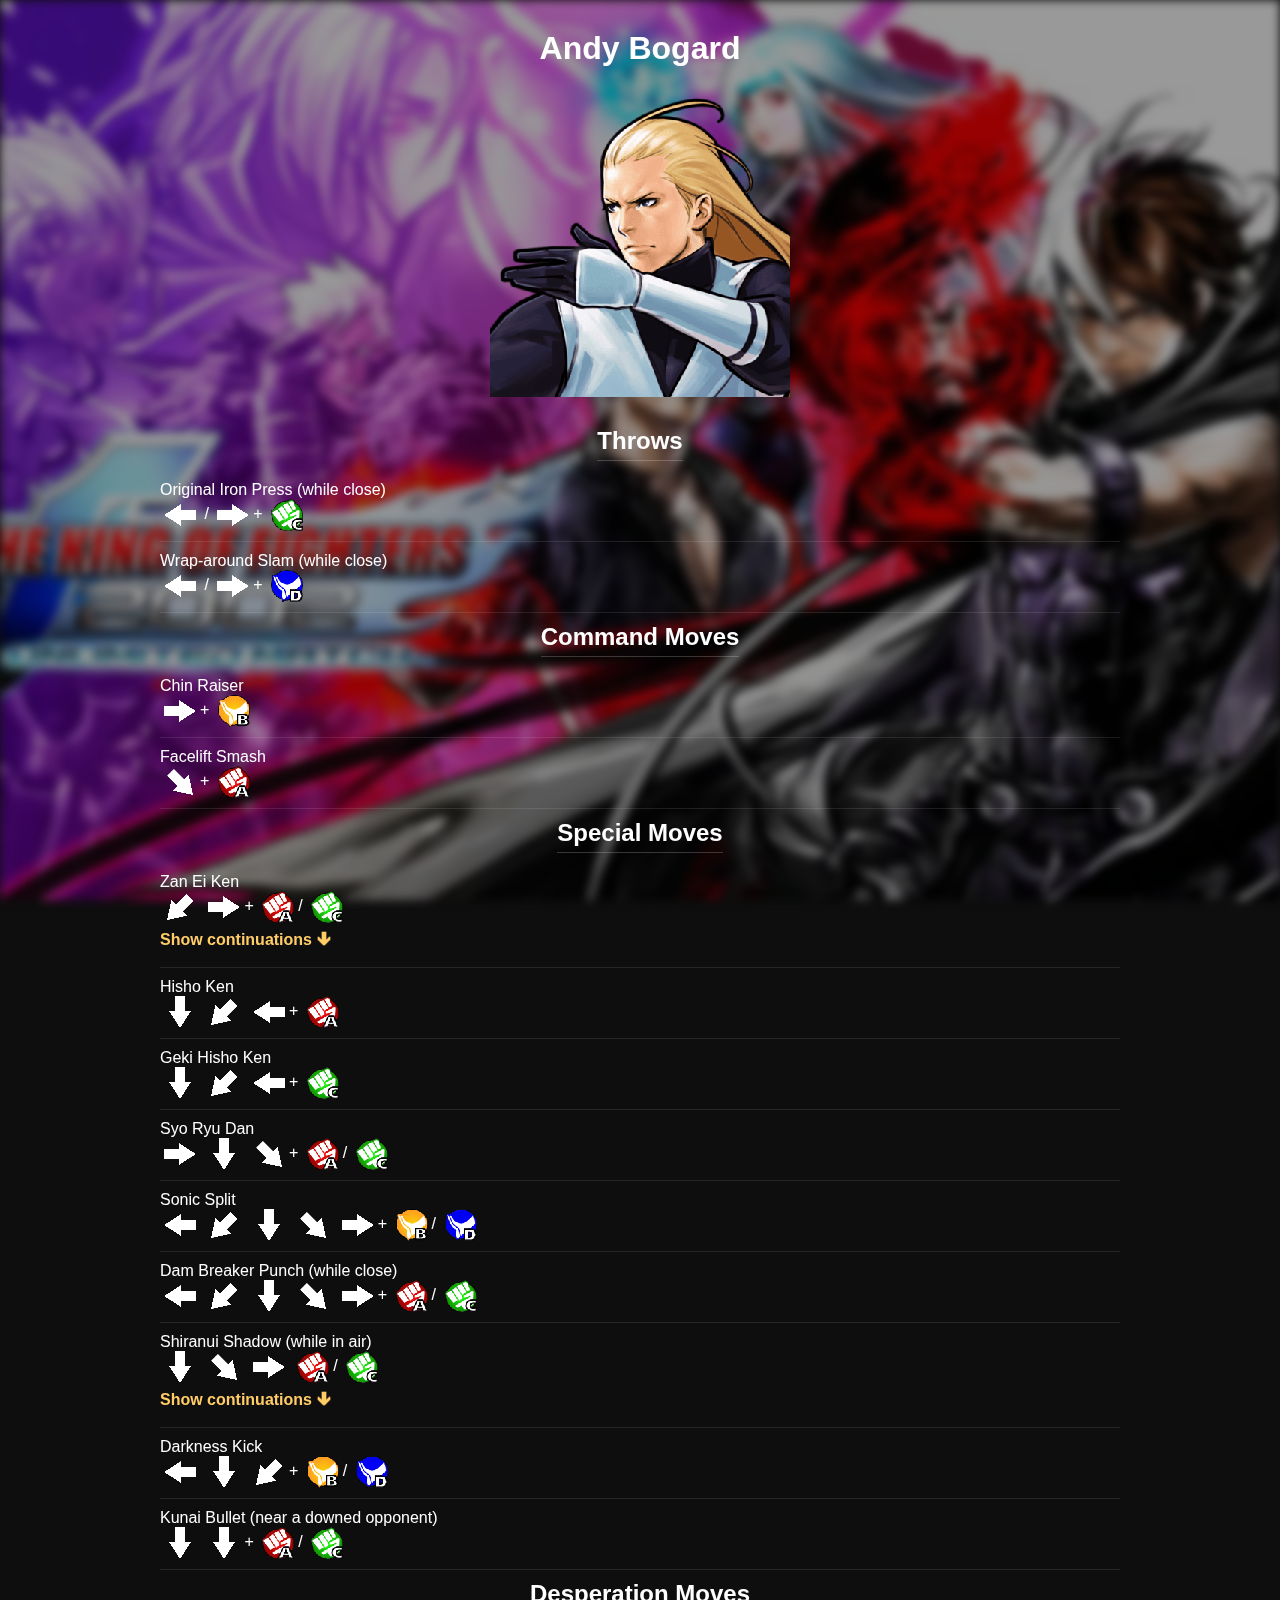
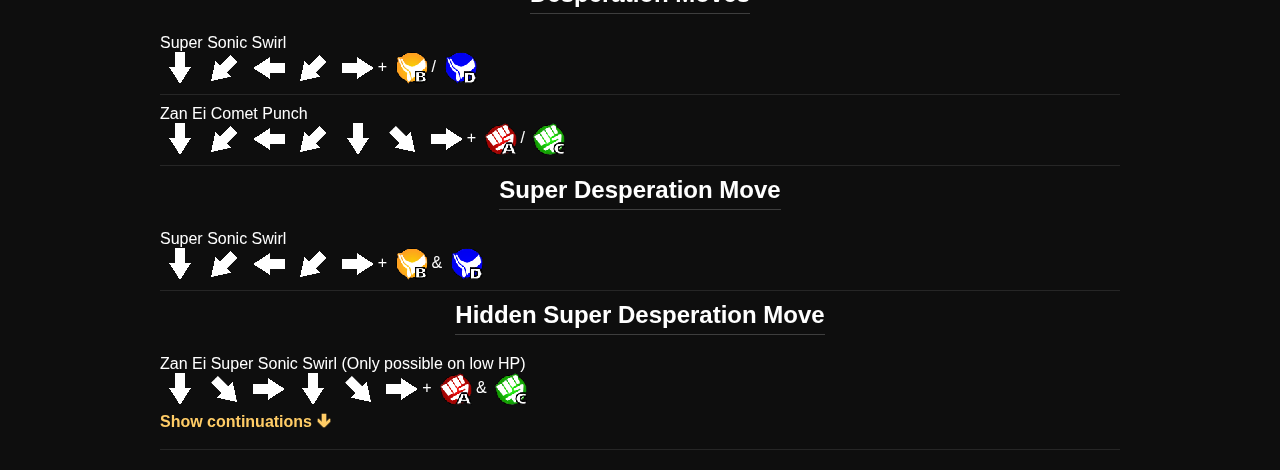
<file: characters/andy.html>
<!-- Plantilla para el resto de los personajes -->



<!DOCTYPE html>
<html lang="en">
<head>
  <meta charset="UTF-8">
  <title>Andy Bogard - Moves</title>
  <link rel="stylesheet" href="../characters/characters-style.css">
</head>
<body>
  <div id="page-wrapper">
    <div class="container">
      <h1>Andy Bogard</h1>
      <img src="../assets/previews_faces/andy_face.png" alt="[Nombre]" class="character-art">

      <h2>Throws</h2>

      <!-- Ejemplo de movimiento simple -->
      <div class="move-entry">
        <div class="move-name">Original Iron Press (while close)</div>
        <div class="move-input">
          <img src="../assets/icons/flecha_izquierda.png" class="input-icon"> /
          <img src="../assets/icons/flecha_derecha.png" class="input-icon">+
          <img src="../assets/icons/Cbutton.png" class="input-icon">
        </div>
      </div>

       <div class="move-entry">
        <div class="move-name">Wrap-around Slam (while close)</div>
        <div class="move-input">
          <img src="../assets/icons/flecha_izquierda.png" class="input-icon"> /
          <img src="../assets/icons/flecha_derecha.png" class="input-icon">+
          <img src="../assets/icons/Dbutton.png" class="input-icon">
        </div>
      </div>

      <h2>Command Moves</h2>
      <!-- Más movimientos simples acá -->

      <div class="move-entry">
        <div class="move-name">Chin Raiser</div>
        <div class="move-input">
          <img src="../assets/icons/flecha_derecha.png" class="input-icon">+
          <img src="../assets/icons/Bbutton.png" class="input-icon">
        </div>
      </div>


      <div class="move-entry">
        <div class="move-name">Facelift Smash</div>
        <div class="move-input">
          <img src="../assets/icons/flecha_abajo_derecha.png" class="input-icon">+
          <img src="../assets/icons/Abutton.png" class="input-icon">
        </div>
      </div>



      <h2>Special Moves</h2>

      <!-- Ejemplo de movimiento con continuaciones -->
      <div class="move-entry collapsible">
        <div class="move-header">
          <div class="move-name">Zan Ei Ken</div>
          <div class="move-input">
            <img src="../assets/icons/flecha_abajo_izquierda.png" class="input-icon">
            <img src="../assets/icons/flecha_derecha.png" class="input-icon">+
            <img src="../assets/icons/Abutton.png" class="input-icon">/
            <img src="../assets/icons/Cbutton.png" class="input-icon">
          </div>
          <button class="collapse-toggle">
            <span class="toggle-label">Show continuations 🡳</span>
          </button>
        </div>

        <div class="collapse-content">
          <div class="move-subentry">
            <span class="move-name">Shippu Oh Ken</span>
            <div class="move-input">
              <img src="../assets/icons/flecha_abajo.png" class="input-icon">
              <img src="../assets/icons/flecha_abajo_derecha.png" class="input-icon">
              <img src="../assets/icons/flecha_derecha.png" class="input-icon">+
              <img src="../assets/icons/Abutton.png" class="input-icon">/
              <img src="../assets/icons/Cbutton.png" class="input-icon">
            </div>
          </div>

          <!-- Más continuaciones si es necesario -->
        </div>
      </div>

      <div class="move-entry">
        <div class="move-name">Hisho Ken</div>
        <div class="move-input">
          <img src="../assets/icons/flecha_abajo.png" class="input-icon">
          <img src="../assets/icons/flecha_abajo_izquierda.png" class="input-icon">
          <img src="../assets/icons/flecha_izquierda.png" class="input-icon">+
          <img src="../assets/icons/Abutton.png" class="input-icon">
        </div>
      </div>

      <div class="move-entry">
        <div class="move-name">Geki Hisho Ken</div>
        <div class="move-input">
          <img src="../assets/icons/flecha_abajo.png" class="input-icon">
          <img src="../assets/icons/flecha_abajo_izquierda.png" class="input-icon">
          <img src="../assets/icons/flecha_izquierda.png" class="input-icon">+
          <img src="../assets/icons/Cbutton.png" class="input-icon">
        </div>
      </div>

      <div class="move-entry">
        <div class="move-name">Syo Ryu Dan</div>
        <div class="move-input">
          <img src="../assets/icons/flecha_derecha.png" class="input-icon">
          <img src="../assets/icons/flecha_abajo.png" class="input-icon">
          <img src="../assets/icons/flecha_abajo_derecha.png" class="input-icon">+
          <img src="../assets/icons/Abutton.png" class="input-icon">/
          <img src="../assets/icons/Cbutton.png" class="input-icon">
        </div>
      </div>


      <div class="move-entry">
        <div class="move-name">Sonic Split</div>
        <div class="move-input">
          <img src="../assets/icons/flecha_izquierda.png" class="input-icon">
          <img src="../assets/icons/flecha_abajo_izquierda.png" class="input-icon">
          <img src="../assets/icons/flecha_abajo.png" class="input-icon">
          <img src="../assets/icons/flecha_abajo_derecha.png" class="input-icon">
          <img src="../assets/icons/flecha_derecha.png" class="input-icon">+
          <img src="../assets/icons/Bbutton.png" class="input-icon">/
          <img src="../assets/icons/Dbutton.png" class="input-icon">
        </div>
      </div>


      <div class="move-entry">
        <div class="move-name">Dam Breaker Punch (while close)</div>
        <div class="move-input">
          <img src="../assets/icons/flecha_izquierda.png" class="input-icon">
          <img src="../assets/icons/flecha_abajo_izquierda.png" class="input-icon">
          <img src="../assets/icons/flecha_abajo.png" class="input-icon">
          <img src="../assets/icons/flecha_abajo_derecha.png" class="input-icon">
          <img src="../assets/icons/flecha_derecha.png" class="input-icon">+
          <img src="../assets/icons/Abutton.png" class="input-icon">/
          <img src="../assets/icons/Cbutton.png" class="input-icon">
        </div>
      </div>


      <div class="move-entry collapsible">
        <div class="move-header">
          <div class="move-name">Shiranui Shadow (while in air)</div>
          <div class="move-input">
            <img src="../assets/icons/flecha_abajo.png" class="input-icon">
            <img src="../assets/icons/flecha_abajo_derecha.png" class="input-icon">
            <img src="../assets/icons/flecha_derecha.png" class="input-icon">
            <img src="../assets/icons/Abutton.png" class="input-icon">/
            <img src="../assets/icons/Cbutton.png" class="input-icon">
          </div>
          <button class="collapse-toggle">
            <span class="toggle-label">Show continuations 🡳</span>
          </button>
        </div>

          <div class="collapse-content">
          <div class="move-subentry">
            <span class="move-name">Shiranui Shadow Downward Jab</span>
            <div class="move-input">
              <img src="../assets/icons/Abutton.png" class="input-icon">/
              <img src="../assets/icons/Cbutton.png" class="input-icon">
            </div>
          </div>

          <div class="move-subentry">
            <span class="move-name">Shiranui Shadow Uppercut Crush</span>
            <div class="move-input">
              <img src="../assets/icons/Bbutton.png" class="input-icon">/
              <img src="../assets/icons/Dbutton.png" class="input-icon">
            </div>
          </div>

          

          <!-- Más continuaciones si es necesario -->

        </div>
      </div>

      <div class="move-entry">
        <div class="move-name">Darkness Kick</div>
        <div class="move-input">
          <img src="../assets/icons/flecha_izquierda.png" class="input-icon">
          <img src="../assets/icons/flecha_abajo.png" class="input-icon">
          <img src="../assets/icons/flecha_abajo_izquierda.png" class="input-icon">+
          <img src="../assets/icons/Bbutton.png" class="input-icon">/
          <img src="../assets/icons/Dbutton.png" class="input-icon">
        </div>
      </div>

      <div class="move-entry">
        <div class="move-name">Kunai Bullet (near a downed opponent)</div>
        <div class="move-input">
          <img src="../assets/icons/flecha_abajo.png" class="input-icon">
          <img src="../assets/icons/flecha_abajo.png" class="input-icon">+
          <img src="../assets/icons/Abutton.png" class="input-icon">/
          <img src="../assets/icons/Cbutton.png" class="input-icon">
        </div>
      </div>



      <h2>Desperation Moves</h2>
      <!-- Movimientos especiales -->

      <div class="move-entry">
        <div class="move-name">Super Sonic Swirl</div>
        <div class="move-input">
          <img src="../assets/icons/flecha_abajo.png" class="input-icon">
          <img src="../assets/icons/flecha_abajo_izquierda.png" class="input-icon">
          <img src="../assets/icons/flecha_izquierda.png" class="input-icon">
          <img src="../assets/icons/flecha_abajo_izquierda.png" class="input-icon">
          <img src="../assets/icons/flecha_derecha.png" class="input-icon">+
          <img src="../assets/icons/Bbutton.png" class="input-icon">/
          <img src="../assets/icons/Dbutton.png" class="input-icon">
        </div>
      </div>

      <div class="move-entry">
        <div class="move-name">Zan Ei Comet Punch</div>
        <div class="move-input">
          <img src="../assets/icons/flecha_abajo.png" class="input-icon">
          <img src="../assets/icons/flecha_abajo_izquierda.png" class="input-icon">
          <img src="../assets/icons/flecha_izquierda.png" class="input-icon">
          <img src="../assets/icons/flecha_abajo_izquierda.png" class="input-icon">
          <img src="../assets/icons/flecha_abajo.png" class="input-icon">
          <img src="../assets/icons/flecha_abajo_derecha.png" class="input-icon">
          <img src="../assets/icons/flecha_derecha.png" class="input-icon">+
          <img src="../assets/icons/Abutton.png" class="input-icon">/
          <img src="../assets/icons/Cbutton.png" class="input-icon">
        </div>
      </div>

      <h2>Super Desperation Move</h2>
      <!-- Movimiento SDM -->

      <div class="move-entry">
        <div class="move-name">Super Sonic Swirl</div>
        <div class="move-input">
          <img src="../assets/icons/flecha_abajo.png" class="input-icon">
          <img src="../assets/icons/flecha_abajo_izquierda.png" class="input-icon">
          <img src="../assets/icons/flecha_izquierda.png" class="input-icon">
          <img src="../assets/icons/flecha_abajo_izquierda.png" class="input-icon">
          <img src="../assets/icons/flecha_derecha.png" class="input-icon">+
          <img src="../assets/icons/Bbutton.png" class="input-icon">&
          <img src="../assets/icons/Dbutton.png" class="input-icon">
        </div>
      </div>

      <h2>Hidden Super Desperation Move</h2>
      <!-- Movimiento HSDM -->

      <!-- Ejemplo de movimiento con continuaciones -->
      <div class="move-entry collapsible">
        <div class="move-header">
          <div class="move-name">Zan Ei Super Sonic Swirl (Only possible on low HP)</div>
          <div class="move-input">
            <img src="../assets/icons/flecha_abajo.png" class="input-icon">
            <img src="../assets/icons/flecha_abajo_derecha.png" class="input-icon">
            <img src="../assets/icons/flecha_derecha.png" class="input-icon">
            <img src="../assets/icons/flecha_abajo.png" class="input-icon">
            <img src="../assets/icons/flecha_abajo_derecha.png" class="input-icon">
            <img src="../assets/icons/flecha_derecha.png" class="input-icon">+
            <img src="../assets/icons/Abutton.png" class="input-icon">&
            <img src="../assets/icons/Cbutton.png" class="input-icon">
          </div>
          <button class="collapse-toggle">
            <span class="toggle-label">Show continuations 🡳</span>
          </button>
        </div>

        <div class="collapse-content">
          <div class="move-subentry">
            <span class="move-name">Additional attack</span>
            <div class="move-input">
              <img src="../assets/icons/Bbutton.png" class="input-icon">&
              <img src="../assets/icons/Cbutton.png" class="input-icon">&
              <img src="../assets/icons/Dbutton.png" class="input-icon">
            </div>
          </div>

          <!-- Más continuaciones si es necesario -->
        </div>
      </div>


    </div>
  </div>

  <script>
    // Fade-in inicial
    window.addEventListener("DOMContentLoaded", () => {
      document.getElementById("page-wrapper").classList.add("fade-in");
    });

    // Lógica de colapsables
    document.querySelectorAll(".collapse-toggle").forEach(button => {
      button.addEventListener("click", () => {
        const parent = button.closest(".move-entry");
        const content = parent.querySelector(".collapse-content");
        const label = button.querySelector(".toggle-label");

        const isOpen = content.classList.toggle("active");
        label.textContent = isOpen
          ? "Hide continuations 🡱"
          : "Show continuations 🡳";
      });
    });
  </script>
</body>
</html>
</file>
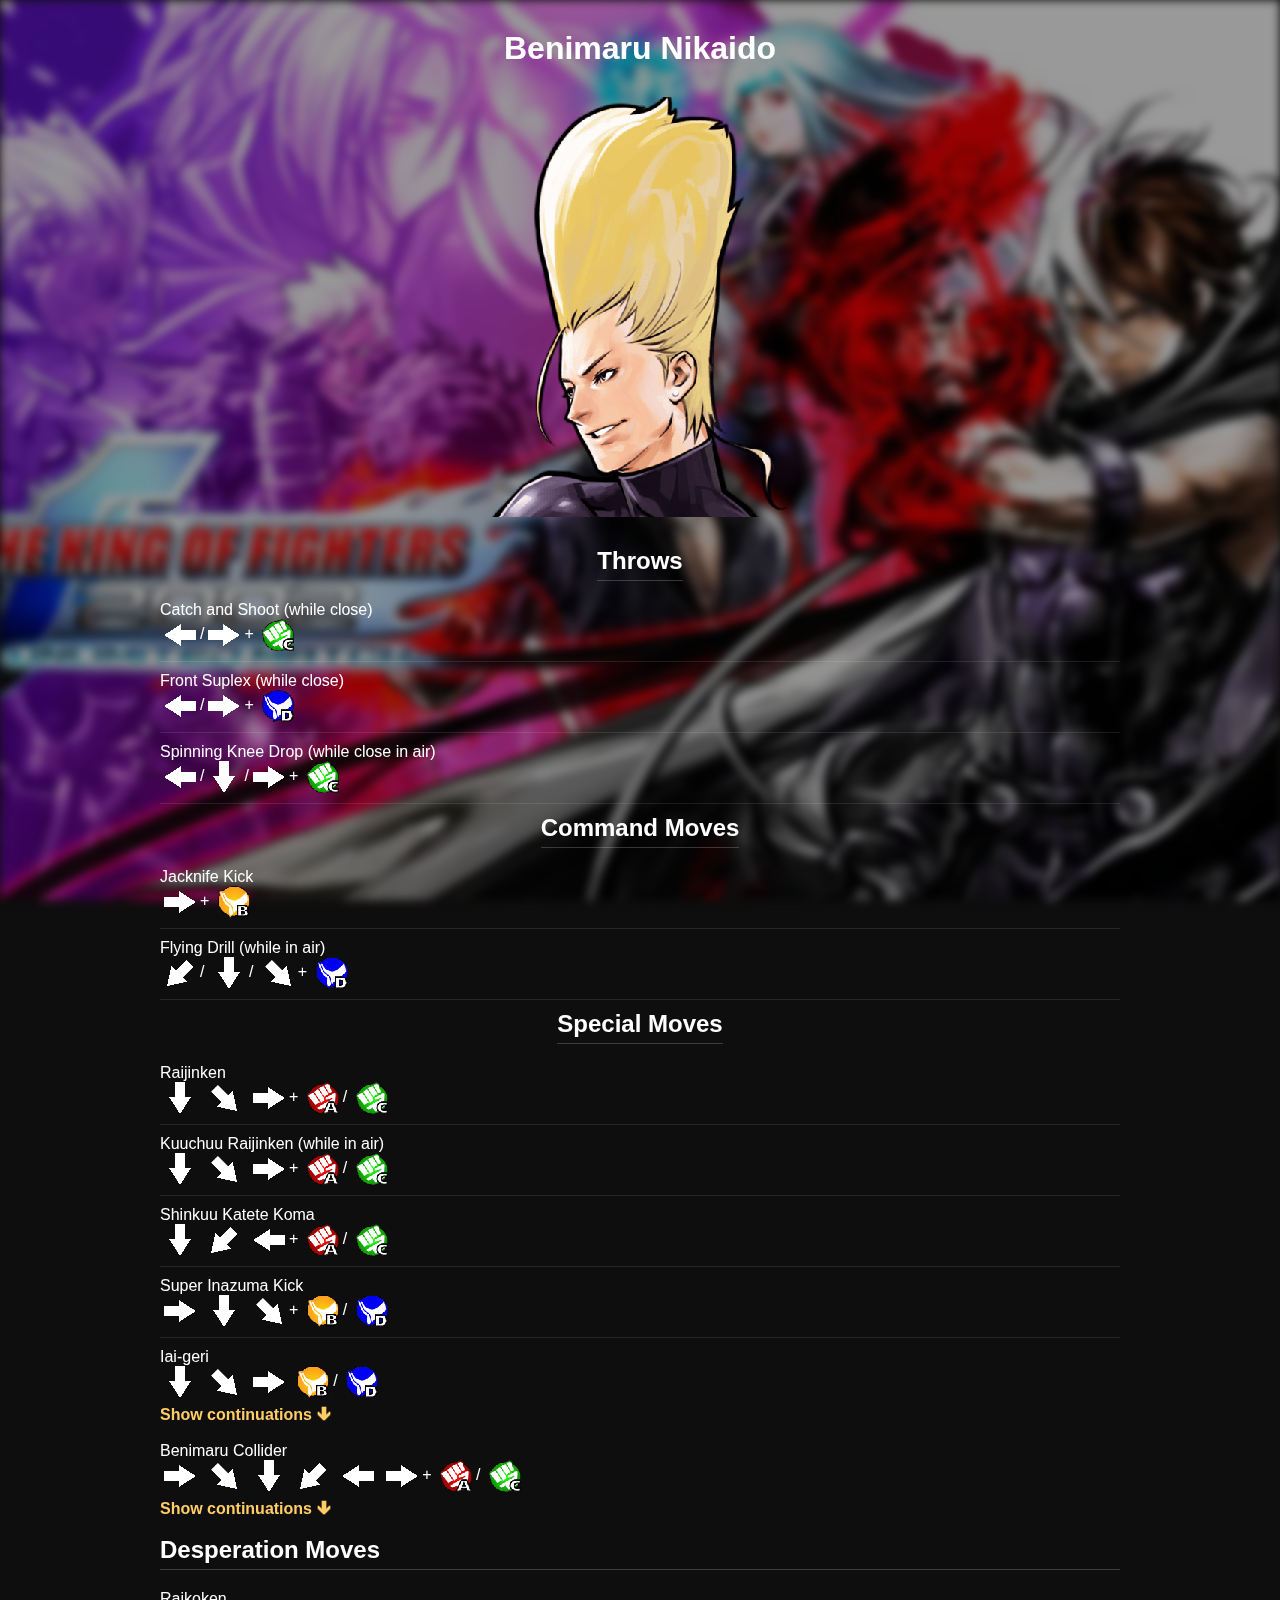
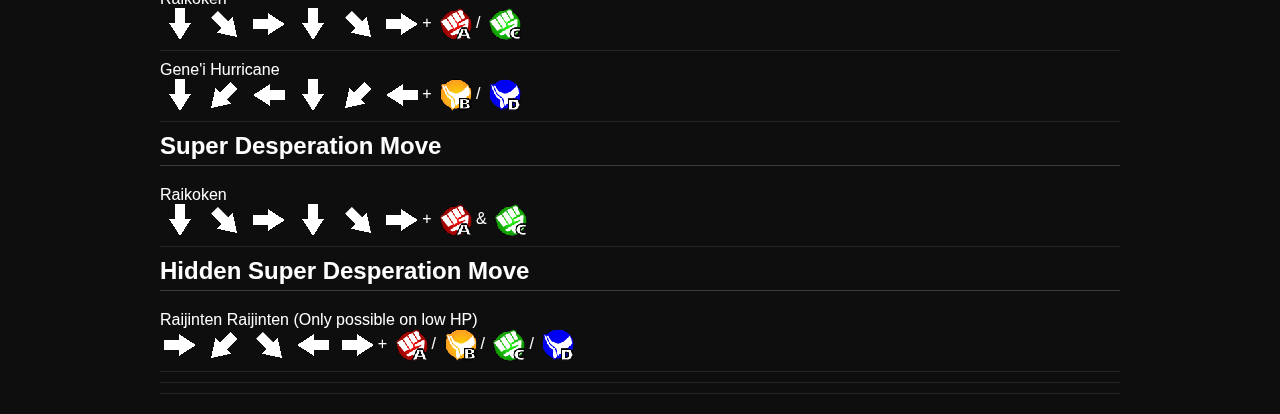
<file: characters/benimaru.html>
<!DOCTYPE html>
<html lang="en">
<head>
  <meta charset="UTF-8">
  <title>Benimaru Nikaido - Moves</title>
  <link rel="stylesheet" href="../characters/characters-style.css">
</head>
<body>
  <div id="page-wrapper">
    <div class="container">
      <h1>Benimaru Nikaido</h1>
      <img src="../assets/previews_faces/benimaru_face.png" alt="[Nombre]" class="character-art">

      <h2>Throws</h2>

      <!-- Ejemplo de movimiento simple -->
      <div class="move-entry">
        <div class="move-name">Catch and Shoot (while close)</div>
        <div class="move-input">
          <img src="../assets/icons/flecha_izquierda.png" class="input-icon">/<img src="../assets/icons/flecha_derecha.png" class="input-icon">+
          <img src="../assets/icons/Cbutton.png" class="input-icon">
        </div>
      </div>

      <div class="move-entry">
        <div class="move-name">Front Suplex (while close)</div>
        <div class="move-input">
          <img src="../assets/icons/flecha_izquierda.png" class="input-icon">/<img src="../assets/icons/flecha_derecha.png" class="input-icon">+
          <img src="../assets/icons/Dbutton.png" class="input-icon">
        </div>
      </div>

      <div class="move-entry">
        <div class="move-name">Spinning Knee Drop (while close in air)</div>
        <div class="move-input">
          <img src="../assets/icons/flecha_izquierda.png" class="input-icon">/<img src="../assets/icons/flecha_abajo.png" class="input-icon">/<img src="../assets/icons/flecha_derecha.png" class="input-icon">+
          <img src="../assets/icons/Cbutton.png" class="input-icon">
        </div>
      </div>

      <h2>Command Moves</h2>
      <!-- Más movimientos simples acá -->

      <div class="move-entry">
        <div class="move-name">Jacknife Kick</div>
        <div class="move-input">
          <img src="../assets/icons/flecha_derecha.png" class="input-icon">+
          <img src="../assets/icons/Bbutton.png" class="input-icon">
        </div>
      </div>

      <div class="move-entry">
        <div class="move-name">Flying Drill (while in air)</div>
        <div class="move-input">
          <img src="../assets/icons/flecha_abajo_izquierda.png" class="input-icon">/
          <img src="../assets/icons/flecha_abajo.png" class="input-icon">/
          <img src="../assets/icons/flecha_abajo_derecha.png" class="input-icon">+
          <img src="../assets/icons/Dbutton.png" class="input-icon">
        </div>
      </div>

      <h2>Special Moves</h2>


      <div class="move-entry">
        <div class="move-name">Raijinken</div>
        <div class="move-input">
          <img src="../assets/icons/flecha_abajo.png" class="input-icon">
          <img src="../assets/icons/flecha_abajo_derecha.png" class="input-icon">
          <img src="../assets/icons/flecha_derecha.png" class="input-icon">+
          <img src="../assets/icons/Abutton.png" class="input-icon">/
          <img src="../assets/icons/Cbutton.png" class="input-icon">
        </div>
      </div>


      <div class="move-entry">
        <div class="move-name">Kuuchuu Raijinken (while in air)</div>
        <div class="move-input">
          <img src="../assets/icons/flecha_abajo.png" class="input-icon">
          <img src="../assets/icons/flecha_abajo_derecha.png" class="input-icon">
          <img src="../assets/icons/flecha_derecha.png" class="input-icon">+
          <img src="../assets/icons/Abutton.png" class="input-icon">/
          <img src="../assets/icons/Cbutton.png" class="input-icon">
        </div>
      </div>

      <div class="move-entry">
        <div class="move-name">Shinkuu Katete Koma</div>
        <div class="move-input">
          <img src="../assets/icons/flecha_abajo.png" class="input-icon">
          <img src="../assets/icons/flecha_abajo_izquierda.png" class="input-icon">
          <img src="../assets/icons/flecha_izquierda.png" class="input-icon">+
          <img src="../assets/icons/Abutton.png" class="input-icon">/
          <img src="../assets/icons/Cbutton.png" class="input-icon">
        </div>
      </div>

      <div class="move-entry">
        <div class="move-name">Super Inazuma Kick</div>
        <div class="move-input">
          <img src="../assets/icons/flecha_derecha.png" class="input-icon">
          <img src="../assets/icons/flecha_abajo.png" class="input-icon">
          <img src="../assets/icons/flecha_abajo_derecha.png" class="input-icon">+
          <img src="../assets/icons/Bbutton.png" class="input-icon">/
          <img src="../assets/icons/Dbutton.png" class="input-icon">
        </div>
      </div>


      <!-- Ejemplo de movimiento con continuaciones -->
      <div class="move-entry collapsible">
        <div class="move-header">
          <div class="move-name">Iai-geri</div>
          <div class="move-input">
            <img src="../assets/icons/flecha_abajo.png" class="input-icon">
            <img src="../assets/icons/flecha_abajo_derecha.png" class="input-icon">
            <img src="../assets/icons/flecha_derecha.png" class="input-icon">
            <img src="../assets/icons/Bbutton.png" class="input-icon">/
            <img src="../assets/icons/Dbutton.png" class="input-icon">
          </div>
          <button class="collapse-toggle">
            <span class="toggle-label">Show continuations 🡳</span>
          </button>
        </div>

        <div class="collapse-content">
          <div class="move-subentry">
            <span class="move-name">Handou Sandan Geri</span>
            <div class="move-input">
              <img src="../assets/icons/flecha_abajo.png" class="input-icon">
              <img src="../assets/icons/flecha_arriba.png" class="input-icon">+
              <img src="../assets/icons/Bbutton.png" class="input-icon">/
              <img src="../assets/icons/Dbutton.png" class="input-icon">
            </div>
          </div>

          <!-- Más continuaciones si es necesario -->
        </div>


        <div class="move-entry collapsible">
        <div class="move-header">
          <div class="move-name">Benimaru Collider</div>
          <div class="move-input">
            <img src="../assets/icons/flecha_derecha.png" class="input-icon">
            <img src="../assets/icons/flecha_abajo_derecha.png" class="input-icon">
            <img src="../assets/icons/flecha_abajo.png" class="input-icon">
            <img src="../assets/icons/flecha_abajo_izquierda.png" class="input-icon">
            <img src="../assets/icons/flecha_izquierda.png" class="input-icon">
            <img src="../assets/icons/flecha_derecha.png" class="input-icon">+
            <img src="../assets/icons/Abutton.png" class="input-icon">/
            <img src="../assets/icons/Cbutton.png" class="input-icon">
          </div>
          <button class="collapse-toggle">
            <span class="toggle-label">Show continuations 🡳</span>
          </button>
        </div>


        <div class="collapse-content">
          <div class="move-subentry">
            <span class="move-name">Benimaru Shoot</span>
            <div class="move-input">
              <img src="../assets/icons/flecha_abajo.png" class="input-icon">
              <img src="../assets/icons/flecha_abajo_derecha.png" class="input-icon">
              <img src="../assets/icons/flecha_derecha.png" class="input-icon">+
              <img src="../assets/icons/Bbutton.png" class="input-icon">/
              <img src="../assets/icons/Dbutton.png" class="input-icon">
            </div>
          </div>
      </div>

      <h2>Desperation Moves</h2>
      
      <div class="move-entry">
        <div class="move-name">Raikoken</div>
        <div class="move-input">
          <img src="../assets/icons/flecha_abajo.png" class="input-icon">
          <img src="../assets/icons/flecha_abajo_derecha.png" class="input-icon">
          <img src="../assets/icons/flecha_derecha.png" class="input-icon">
          <img src="../assets/icons/flecha_abajo.png" class="input-icon">
          <img src="../assets/icons/flecha_abajo_derecha.png" class="input-icon">
          <img src="../assets/icons/flecha_derecha.png" class="input-icon">+
          <img src="../assets/icons/Abutton.png" class="input-icon">/
          <img src="../assets/icons/Cbutton.png" class="input-icon">
        </div>
      </div>

      <div class="move-entry">
        <div class="move-name">Gene'i Hurricane</div>
        <div class="move-input">
          <img src="../assets/icons/flecha_abajo.png" class="input-icon">
          <img src="../assets/icons/flecha_abajo_izquierda.png" class="input-icon">
          <img src="../assets/icons/flecha_izquierda.png" class="input-icon">
          <img src="../assets/icons/flecha_abajo.png" class="input-icon">
          <img src="../assets/icons/flecha_abajo_izquierda.png" class="input-icon">
          <img src="../assets/icons/flecha_izquierda.png" class="input-icon">+
          <img src="../assets/icons/Bbutton.png" class="input-icon">/
          <img src="../assets/icons/Dbutton.png" class="input-icon">
        </div>
      </div>

      <h2>Super Desperation Move</h2>
      
      <div class="move-entry">
        <div class="move-name">Raikoken</div>
        <div class="move-input">
          <img src="../assets/icons/flecha_abajo.png" class="input-icon">
          <img src="../assets/icons/flecha_abajo_derecha.png" class="input-icon">
          <img src="../assets/icons/flecha_derecha.png" class="input-icon">
          <img src="../assets/icons/flecha_abajo.png" class="input-icon">
          <img src="../assets/icons/flecha_abajo_derecha.png" class="input-icon">
          <img src="../assets/icons/flecha_derecha.png" class="input-icon">+
          <img src="../assets/icons/Abutton.png" class="input-icon">&
          <img src="../assets/icons/Cbutton.png" class="input-icon">
        </div>
      </div>


      <h2>Hidden Super Desperation Move</h2>

      <div class="move-entry">
        <div class="move-name">Raijinten Raijinten (Only possible on low HP)</div>
        <div class="move-input">
          <img src="../assets/icons/flecha_derecha.png" class="input-icon">
          <img src="../assets/icons/flecha_abajo_izquierda.png" class="input-icon">
          <img src="../assets/icons/flecha_abajo_derecha.png" class="input-icon">
          <img src="../assets/icons/flecha_izquierda.png" class="input-icon">
          <img src="../assets/icons/flecha_derecha.png" class="input-icon">+
          <img src="../assets/icons/Abutton.png" class="input-icon">/
          <img src="../assets/icons/Bbutton.png" class="input-icon">/
          <img src="../assets/icons/Cbutton.png" class="input-icon">/
          <img src="../assets/icons/Dbutton.png" class="input-icon">
        </div>
      </div>

    </div>
  </div>

  <script>
    // Fade-in inicial
    window.addEventListener("DOMContentLoaded", () => {
      document.getElementById("page-wrapper").classList.add("fade-in");
    });

    // Lógica de colapsables
    document.querySelectorAll(".collapse-toggle").forEach(button => {
      button.addEventListener("click", () => {
        const parent = button.closest(".move-entry");
        const content = parent.querySelector(".collapse-content");
        const label = button.querySelector(".toggle-label");

        const isOpen = content.classList.toggle("active");
        label.textContent = isOpen
          ? "Hide continuations 🡱"
          : "Show continuations 🡳";
      });
    });
  </script>
</body>
</html>
</file>
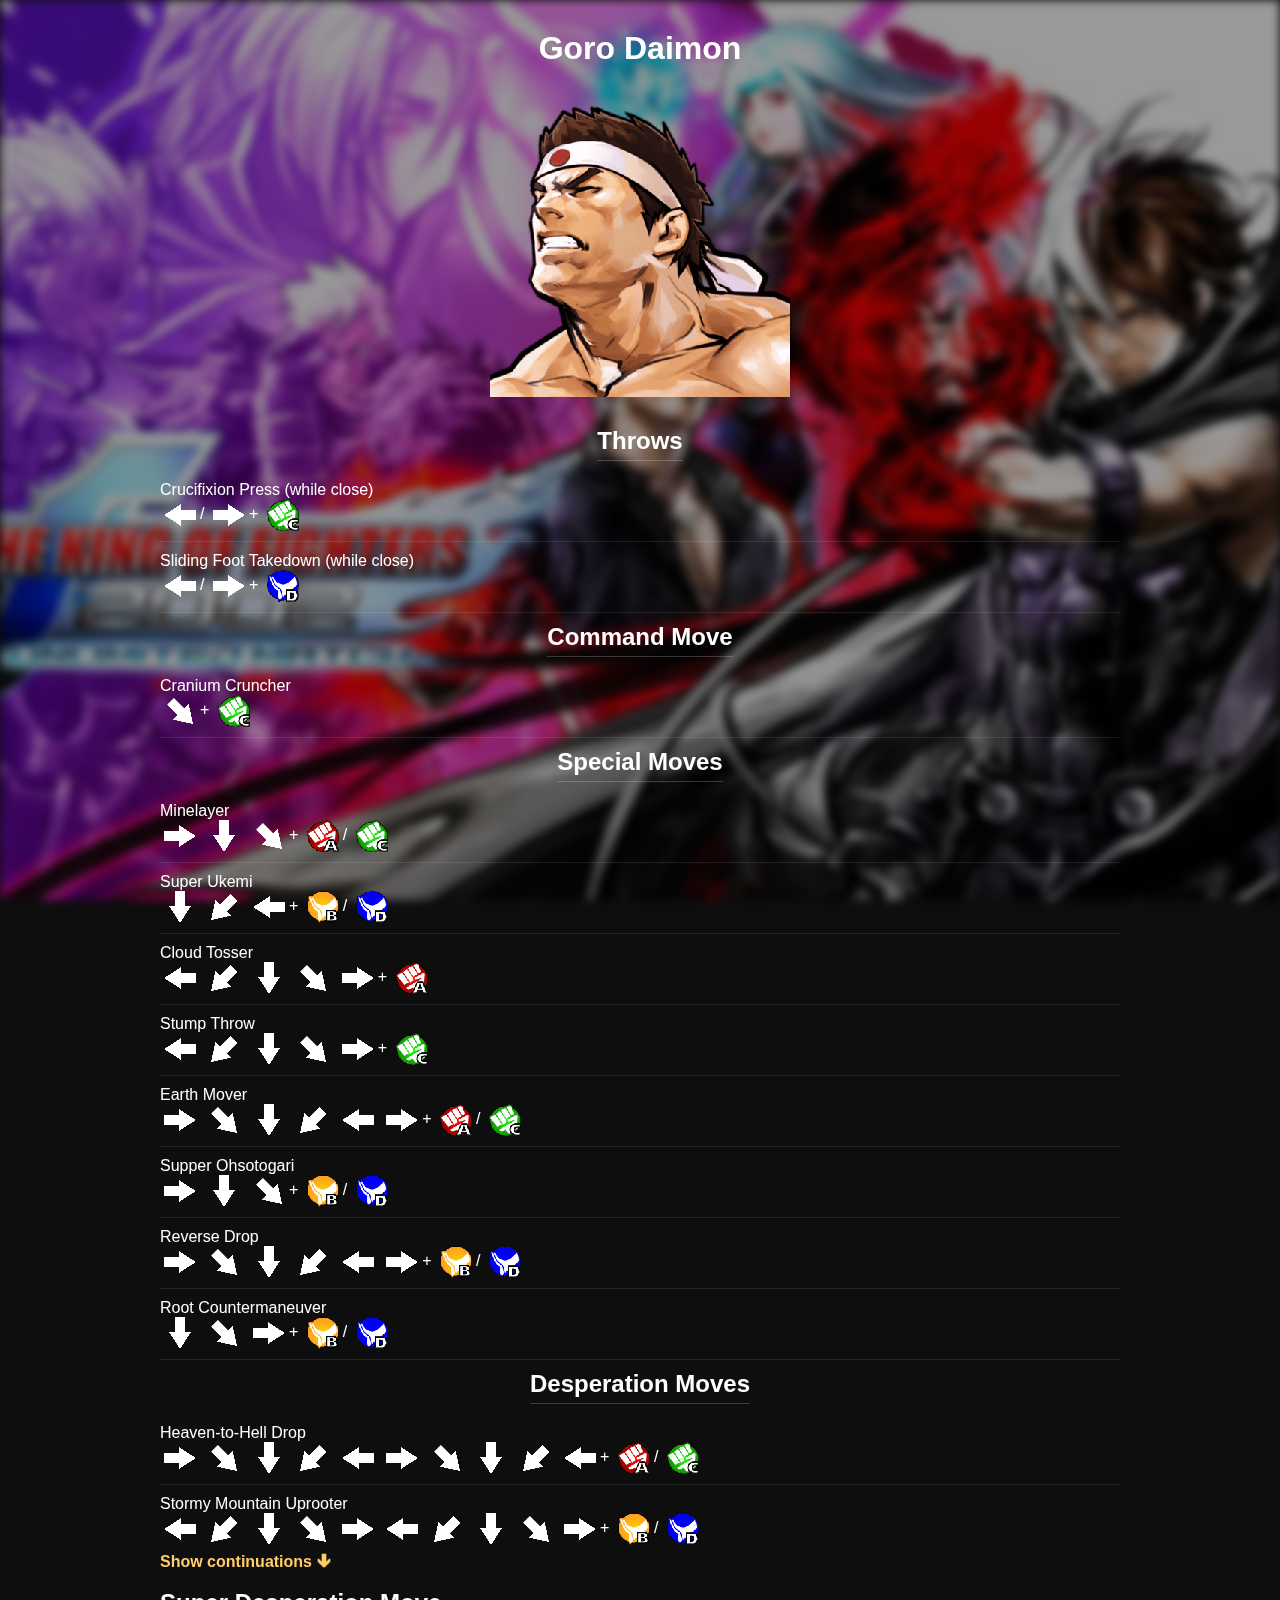
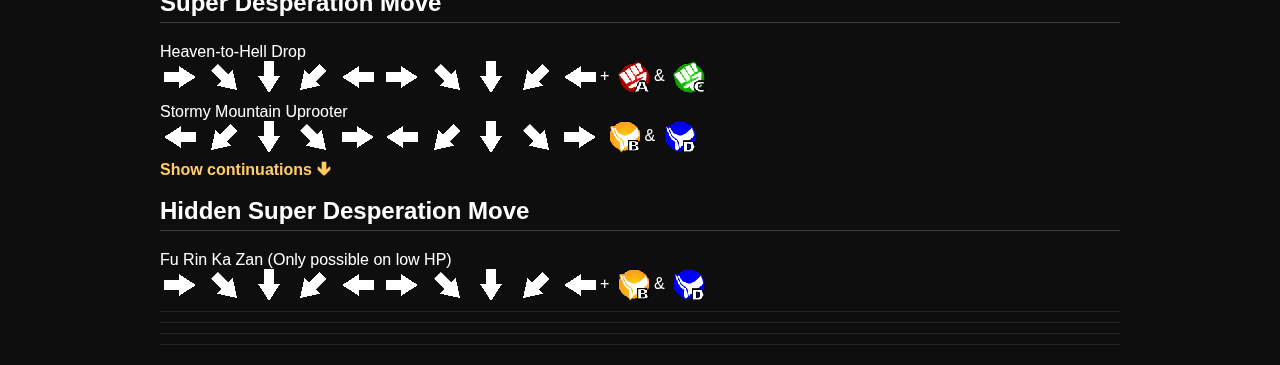
<file: characters/daimon.html>
<!-- Plantilla para el resto de los personajes -->



<!DOCTYPE html>
<html lang="en">
<head>
  <meta charset="UTF-8">
  <title>Goro Daimon - Moves</title>
  <link rel="stylesheet" href="../characters/characters-style.css">
</head>
<body>
  <div id="page-wrapper">
    <div class="container">
      <h1>Goro Daimon</h1>
      <img src="../assets/previews_faces/daimon_face.png" alt="[Nombre]" class="character-art">

      <h2>Throws</h2>

      <!-- Ejemplo de movimiento simple -->
      <div class="move-entry">
        <div class="move-name">Crucifixion Press (while close)</div>
        <div class="move-input">
          <img src="../assets/icons/flecha_izquierda.png" class="input-icon">/
          <img src="../assets/icons/flecha_derecha.png" class="input-icon">+
          <img src="../assets/icons/Cbutton.png" class="input-icon">
        </div>
      </div>


      <div class="move-entry">
        <div class="move-name">Sliding Foot Takedown (while close)</div>
        <div class="move-input">
          <img src="../assets/icons/flecha_izquierda.png" class="input-icon">/
          <img src="../assets/icons/flecha_derecha.png" class="input-icon">+
          <img src="../assets/icons/Dbutton.png" class="input-icon">
        </div>
      </div>

      <h2>Command Move</h2>
      
      <div class="move-entry">
        <div class="move-name">Cranium Cruncher</div>
        <div class="move-input">
          <img src="../assets/icons/flecha_abajo_derecha.png" class="input-icon">+
          <img src="../assets/icons/Cbutton.png" class="input-icon">
        </div>
      </div>


      <h2>Special Moves</h2>

      <div class="move-entry">
        <div class="move-name">Minelayer</div>
        <div class="move-input">
          <img src="../assets/icons/flecha_derecha.png" class="input-icon">
          <img src="../assets/icons/flecha_abajo.png" class="input-icon">
          <img src="../assets/icons/flecha_abajo_derecha.png" class="input-icon">+
          <img src="../assets/icons/Abutton.png" class="input-icon">/
          <img src="../assets/icons/Cbutton.png" class="input-icon">
        </div>
      </div>

      <div class="move-entry">
        <div class="move-name">Super Ukemi</div>
        <div class="move-input">
          <img src="../assets/icons/flecha_abajo.png" class="input-icon">
          <img src="../assets/icons/flecha_abajo_izquierda.png" class="input-icon">
          <img src="../assets/icons/flecha_izquierda.png" class="input-icon">+
          <img src="../assets/icons/Bbutton.png" class="input-icon">/
          <img src="../assets/icons/Dbutton.png" class="input-icon">
        </div>
      </div>

      <div class="move-entry">
        <div class="move-name">Cloud Tosser</div>
        <div class="move-input">
          <img src="../assets/icons/flecha_izquierda.png" class="input-icon">
          <img src="../assets/icons/flecha_abajo_izquierda.png" class="input-icon">
          <img src="../assets/icons/flecha_abajo.png" class="input-icon">
          <img src="../assets/icons/flecha_abajo_derecha.png" class="input-icon">
          <img src="../assets/icons/flecha_derecha.png" class="input-icon">+
          <img src="../assets/icons/Abutton.png" class="input-icon">
        </div>
      </div>

      <div class="move-entry">
        <div class="move-name">Stump Throw</div>
        <div class="move-input">
          <img src="../assets/icons/flecha_izquierda.png" class="input-icon">
          <img src="../assets/icons/flecha_abajo_izquierda.png" class="input-icon">
          <img src="../assets/icons/flecha_abajo.png" class="input-icon">
          <img src="../assets/icons/flecha_abajo_derecha.png" class="input-icon">
          <img src="../assets/icons/flecha_derecha.png" class="input-icon">+
          <img src="../assets/icons/Cbutton.png" class="input-icon">
        </div>
      </div>

      <div class="move-entry">
        <div class="move-name">Earth Mover</div>
        <div class="move-input">
          <img src="../assets/icons/flecha_derecha.png" class="input-icon">
          <img src="../assets/icons/flecha_abajo_derecha.png" class="input-icon">
          <img src="../assets/icons/flecha_abajo.png" class="input-icon">
          <img src="../assets/icons/flecha_abajo_izquierda.png" class="input-icon">
          <img src="../assets/icons/flecha_izquierda.png" class="input-icon">
          <img src="../assets/icons/flecha_derecha.png" class="input-icon">+
          <img src="../assets/icons/Abutton.png" class="input-icon">/
          <img src="../assets/icons/Cbutton.png" class="input-icon">
        </div>
      </div>

      <div class="move-entry">
        <div class="move-name">Supper Ohsotogari</div>
        <div class="move-input">
          <img src="../assets/icons/flecha_derecha.png" class="input-icon">
          <img src="../assets/icons/flecha_abajo.png" class="input-icon">
          <img src="../assets/icons/flecha_abajo_derecha.png" class="input-icon">+
          <img src="../assets/icons/Bbutton.png" class="input-icon">/
          <img src="../assets/icons/Dbutton.png" class="input-icon">
        </div>
      </div>

      <div class="move-entry">
        <div class="move-name">Reverse Drop</div>
        <div class="move-input">
          <img src="../assets/icons/flecha_derecha.png" class="input-icon">
          <img src="../assets/icons/flecha_abajo_derecha.png" class="input-icon">
          <img src="../assets/icons/flecha_abajo.png" class="input-icon">
          <img src="../assets/icons/flecha_abajo_izquierda.png" class="input-icon">
          <img src="../assets/icons/flecha_izquierda.png" class="input-icon">
          <img src="../assets/icons/flecha_derecha.png" class="input-icon">+
          <img src="../assets/icons/Bbutton.png" class="input-icon">/
          <img src="../assets/icons/Dbutton.png" class="input-icon">
        </div>
      </div>

      <div class="move-entry">
        <div class="move-name">Root Countermaneuver</div>
        <div class="move-input">
          <img src="../assets/icons/flecha_abajo.png" class="input-icon">
          <img src="../assets/icons/flecha_abajo_derecha.png" class="input-icon">
          <img src="../assets/icons/flecha_derecha.png" class="input-icon">+
          <img src="../assets/icons/Bbutton.png" class="input-icon">/
          <img src="../assets/icons/Dbutton.png" class="input-icon">
        </div>
      </div>


      <!-- Ejemplo de movimiento con continuaciones -->
      
      <h2>Desperation Moves</h2>
     
      <div class="move-entry">
        <div class="move-name">Heaven-to-Hell Drop</div>
        <div class="move-input">
          <img src="../assets/icons/flecha_derecha.png" class="input-icon">
          <img src="../assets/icons/flecha_abajo_derecha.png" class="input-icon">
          <img src="../assets/icons/flecha_abajo.png" class="input-icon">
          <img src="../assets/icons/flecha_abajo_izquierda.png" class="input-icon">
          <img src="../assets/icons/flecha_izquierda.png" class="input-icon">
          <img src="../assets/icons/flecha_derecha.png" class="input-icon">
          <img src="../assets/icons/flecha_abajo_derecha.png" class="input-icon">
          <img src="../assets/icons/flecha_abajo.png" class="input-icon">
          <img src="../assets/icons/flecha_abajo_izquierda.png" class="input-icon">
          <img src="../assets/icons/flecha_izquierda.png" class="input-icon">+
          <img src="../assets/icons/Abutton.png" class="input-icon">/
          <img src="../assets/icons/Cbutton.png" class="input-icon">
        </div>
      </div>


 
      <div class="move-entry collapsible">
        <div class="move-header">
          <div class="move-name">Stormy Mountain Uprooter</div>
          <div class="move-input">
            <img src="../assets/icons/flecha_izquierda.png" class="input-icon">
            <img src="../assets/icons/flecha_abajo_izquierda.png" class="input-icon">
            <img src="../assets/icons/flecha_abajo.png" class="input-icon">
            <img src="../assets/icons/flecha_abajo_derecha.png" class="input-icon">
            <img src="../assets/icons/flecha_derecha.png" class="input-icon">
            <img src="../assets/icons/flecha_izquierda.png" class="input-icon">
            <img src="../assets/icons/flecha_abajo_izquierda.png" class="input-icon">
            <img src="../assets/icons/flecha_abajo.png" class="input-icon">
            <img src="../assets/icons/flecha_abajo_derecha.png" class="input-icon">
            <img src="../assets/icons/flecha_derecha.png" class="input-icon">+
            <img src="../assets/icons/Bbutton.png" class="input-icon">/
            <img src="../assets/icons/Dbutton.png" class="input-icon">
            
          </div>
          <button class="collapse-toggle">
            <span class="toggle-label">Show continuations 🡳</span>
          </button>
        </div>

        <div class="collapse-content">
          <div class="move-subentry">
            <span class="move-name">Super Stump Throw</span>
            <div class="move-input">
              <img src="../assets/icons/flecha_izquierda.png" class="input-icon">
              <img src="../assets/icons/flecha_abajo_izquierda.png" class="input-icon">
              <img src="../assets/icons/flecha_abajo.png" class="input-icon">
              <img src="../assets/icons/flecha_abajo_derecha.png" class="input-icon">
              <img src="../assets/icons/flecha_derecha.png" class="input-icon">+
              <img src="../assets/icons/Bbutton.png" class="input-icon">/
              <img src="../assets/icons/Dbutton.png" class="input-icon">
            </div>
          </div>

          <div class="move-entry">
        <div class="move-name">Super Earth Mover</div>
        <div class="move-input">
          <img src="../assets/icons/flecha_derecha.png" class="input-icon">
          <img src="../assets/icons/flecha_abajo.png" class="input-icon">
          <img src="../assets/icons/flecha_abajo_derecha.png" class="input-icon">+
          <img src="../assets/icons/Bbutton.png" class="input-icon">/
          <img src="../assets/icons/Dbutton.png" class="input-icon">
        </div>
      </div>

    </div>

    
      <h2>Super Desperation Move</h2>
      <!-- Movimiento SDM -->

      <div class="move-entry">
        <div class="move-name">Heaven-to-Hell Drop</div>
        <div class="move-input">
          <img src="../assets/icons/flecha_derecha.png" class="input-icon">
          <img src="../assets/icons/flecha_abajo_derecha.png" class="input-icon">
          <img src="../assets/icons/flecha_abajo.png" class="input-icon">
          <img src="../assets/icons/flecha_abajo_izquierda.png" class="input-icon">
          <img src="../assets/icons/flecha_izquierda.png" class="input-icon">
          <img src="../assets/icons/flecha_derecha.png" class="input-icon">
          <img src="../assets/icons/flecha_abajo_derecha.png" class="input-icon">
          <img src="../assets/icons/flecha_abajo.png" class="input-icon">
          <img src="../assets/icons/flecha_abajo_izquierda.png" class="input-icon">
          <img src="../assets/icons/flecha_izquierda.png" class="input-icon">+
          <img src="../assets/icons/Abutton.png" class="input-icon">&
          <img src="../assets/icons/Cbutton.png" class="input-icon">
        </div>


        <div class="move-entry collapsible">
        <div class="move-header">
          <div class="move-name">Stormy Mountain Uprooter</div>
          <div class="move-input">
          <img src="../assets/icons/flecha_izquierda.png" class="input-icon">
          <img src="../assets/icons/flecha_abajo_izquierda.png" class="input-icon">
          <img src="../assets/icons/flecha_abajo.png" class="input-icon">
          <img src="../assets/icons/flecha_abajo_derecha.png" class="input-icon">
          <img src="../assets/icons/flecha_derecha.png" class="input-icon">
          <img src="../assets/icons/flecha_izquierda.png" class="input-icon">
          <img src="../assets/icons/flecha_abajo_izquierda.png" class="input-icon">
          <img src="../assets/icons/flecha_abajo.png" class="input-icon">
          <img src="../assets/icons/flecha_abajo_derecha.png" class="input-icon">
          <img src="../assets/icons/flecha_derecha.png" class="input-icon">
          <img src="../assets/icons/Bbutton.png" class="input-icon">&
          <img src="../assets/icons/Dbutton.png" class="input-icon">
          </div>
          <button class="collapse-toggle">
            <span class="toggle-label">Show continuations 🡳</span>
          </button>
        </div>

        <div class="collapse-content">
          <div class="move-subentry">
            <span class="move-name">Super Stump Throw</span>
            <div class="move-input">
              <img src="../assets/icons/flecha_izquierda.png" class="input-icon">
              <img src="../assets/icons/flecha_abajo_izquierda.png" class="input-icon">
              <img src="../assets/icons/flecha_abajo.png" class="input-icon">
              <img src="../assets/icons/flecha_abajo_derecha.png" class="input-icon">
              <img src="../assets/icons/flecha_derecha.png" class="input-icon">+
              <img src="../assets/icons/Bbutton.png" class="input-icon">/
              <img src="../assets/icons/Dbutton.png" class="input-icon">
            </div>
          </div>

          <div class="move-entry">
        <div class="move-name">Super Earth Mover</div>
        <div class="move-input">
          <img src="../assets/icons/flecha_derecha.png" class="input-icon">
          <img src="../assets/icons/flecha_abajo.png" class="input-icon">
          <img src="../assets/icons/flecha_abajo_derecha.png" class="input-icon">+
          <img src="../assets/icons/Bbutton.png" class="input-icon">/
          <img src="../assets/icons/Cbutton.png" class="input-icon">
        </div>
      </div>

          

      </div>

      <h2>Hidden Super Desperation Move</h2>
      
      <div class="move-entry">
        <div class="move-name">Fu Rin Ka Zan (Only possible on low HP)</div>
        <div class="move-input">
          <img src="../assets/icons/flecha_derecha.png" class="input-icon">
          <img src="../assets/icons/flecha_abajo_derecha.png" class="input-icon">
          <img src="../assets/icons/flecha_abajo.png" class="input-icon">
          <img src="../assets/icons/flecha_abajo_izquierda.png" class="input-icon">
          <img src="../assets/icons/flecha_izquierda.png" class="input-icon">
          <img src="../assets/icons/flecha_derecha.png" class="input-icon">
          <img src="../assets/icons/flecha_abajo_derecha.png" class="input-icon">
          <img src="../assets/icons/flecha_abajo.png" class="input-icon">
          <img src="../assets/icons/flecha_abajo_izquierda.png" class="input-icon">
          <img src="../assets/icons/flecha_izquierda.png" class="input-icon">+
          <img src="../assets/icons/Bbutton.png" class="input-icon">&
          <img src="../assets/icons/Dbutton.png" class="input-icon">
        </div>
      </div>
    

      
  </div>

  <script>
    // Fade-in inicial
    window.addEventListener("DOMContentLoaded", () => {
      document.getElementById("page-wrapper").classList.add("fade-in");
    });

    // Lógica de colapsables
    document.querySelectorAll(".collapse-toggle").forEach(button => {
      button.addEventListener("click", () => {
        const parent = button.closest(".move-entry");
        const content = parent.querySelector(".collapse-content");
        const label = button.querySelector(".toggle-label");

        const isOpen = content.classList.toggle("active");
        label.textContent = isOpen
          ? "Hide continuations 🡱"
          : "Show continuations 🡳";
      });
    });
  </script>
</body>
</html>
</file>
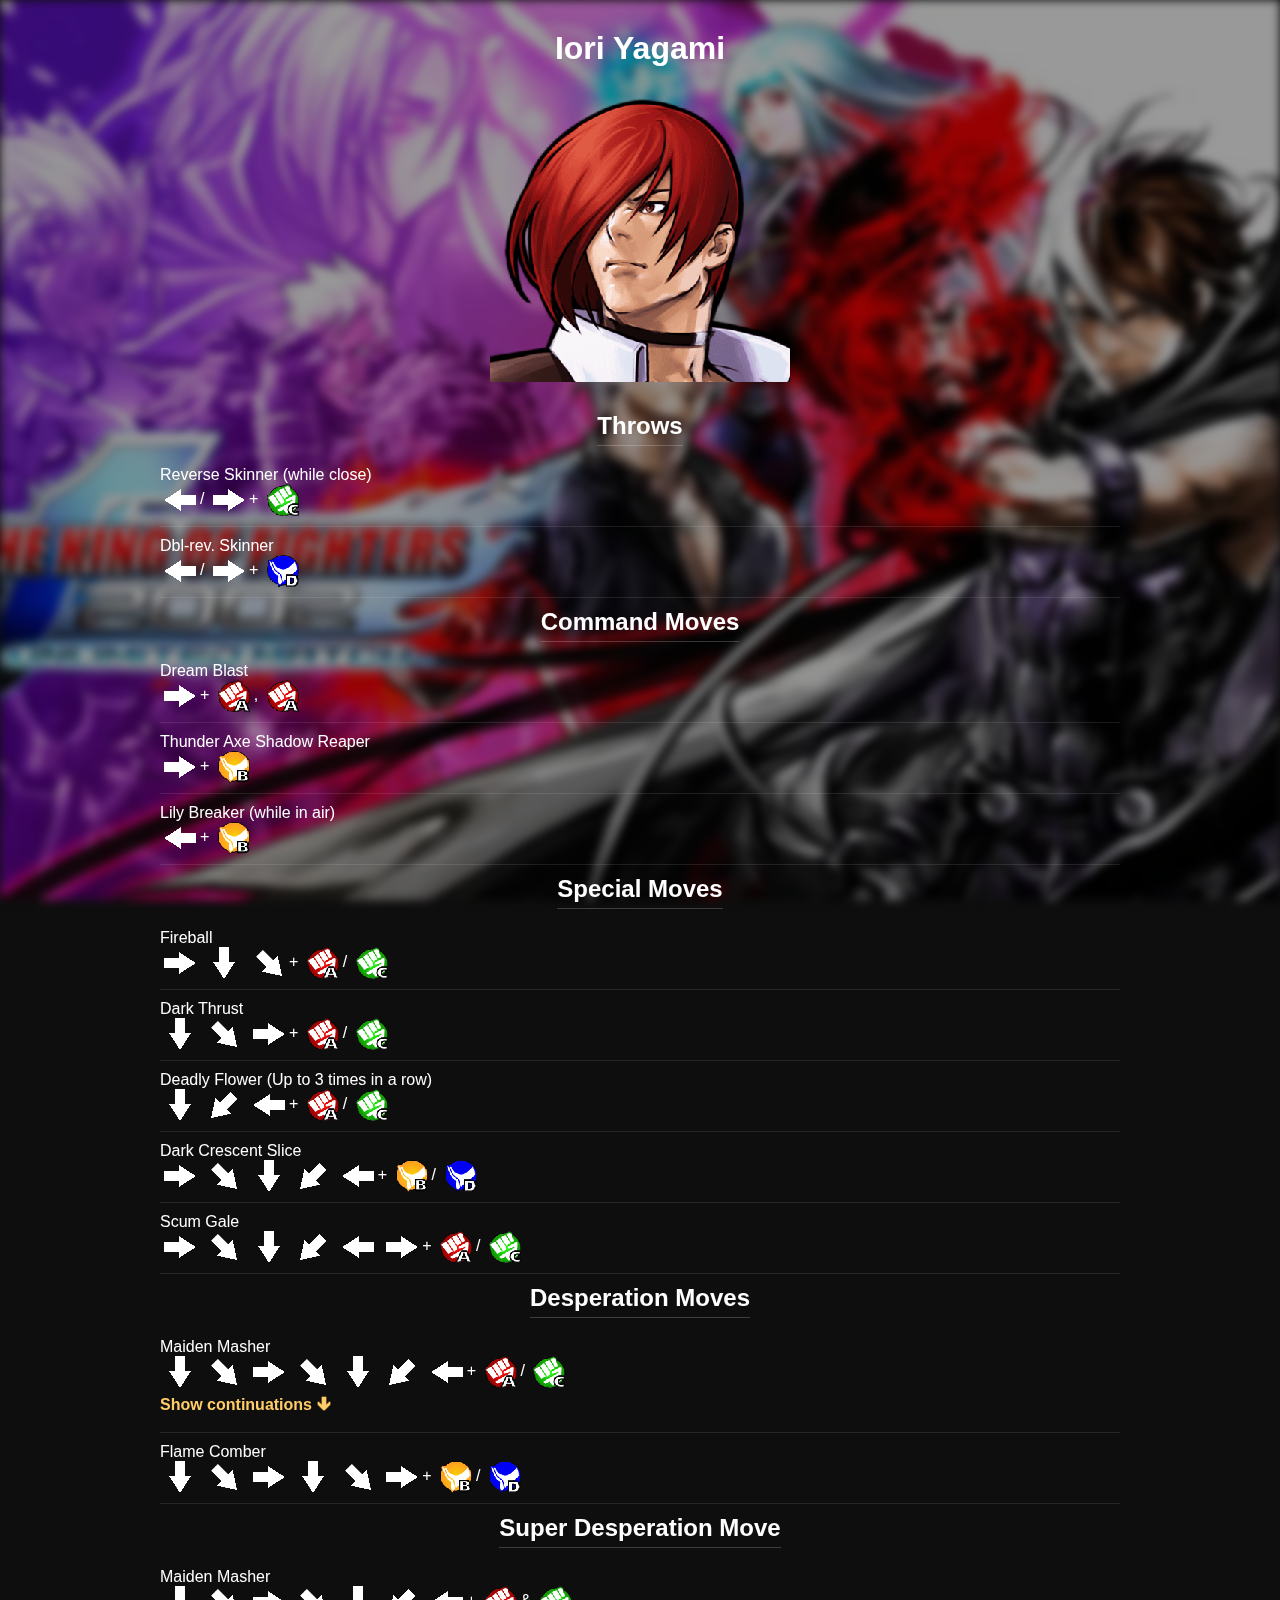
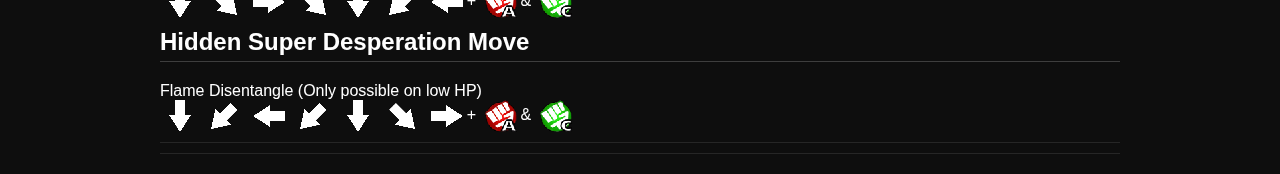
<file: characters/iori.html>
<!DOCTYPE html>
<html lang="en">
<head>
  <meta charset="UTF-8">
  <title>Iori Yagami - Moves</title>
  <link rel="stylesheet" href="../characters/characters-style.css">
</head>
<body>
  <div id="page-wrapper">
    <div class="container">
      <h1>Iori Yagami</h1>
      <img src="../assets/previews_faces/iori_face.png" alt="[Nombre]" class="character-art">

      <h2>Throws</h2>

      <!-- Ejemplo de movimiento simple -->
      <div class="move-entry">
        <div class="move-name">Reverse Skinner (while close)</div>
        <div class="move-input">
          <img src="../assets/icons/flecha_izquierda.png" class="input-icon">/
          <img src="../assets/icons/flecha_derecha.png" class="input-icon">+
          <img src="../assets/icons/Cbutton.png" class="input-icon">
        </div>
      </div>

      <div class="move-entry">
        <div class="move-name">Dbl-rev. Skinner</div>
        <div class="move-input">
          <img src="../assets/icons/flecha_izquierda.png" class="input-icon">/
          <img src="../assets/icons/flecha_derecha.png" class="input-icon">+
          <img src="../assets/icons/Dbutton.png" class="input-icon">
        </div>
      </div>

      <h2>Command Moves</h2>
      <!-- Más movimientos simples acá -->

      <div class="move-entry">
        <div class="move-name">Dream Blast</div>
        <div class="move-input">
          <img src="../assets/icons/flecha_derecha.png" class="input-icon">+
          <img src="../assets/icons/Abutton.png" class="input-icon">,
          <img src="../assets/icons/Abutton.png" class="input-icon">
        </div>
      </div>

      <div class="move-entry">
        <div class="move-name">Thunder Axe Shadow Reaper</div>
        <div class="move-input">
          <img src="../assets/icons/flecha_derecha.png" class="input-icon">+
          <img src="../assets/icons/Bbutton.png" class="input-icon">
        </div>
      </div>

      <div class="move-entry">
        <div class="move-name">Lily Breaker (while in air)</div>
        <div class="move-input">
          <img src="../assets/icons/flecha_izquierda.png" class="input-icon">+
          <img src="../assets/icons/Bbutton.png" class="input-icon">
        </div>
      </div>


      <h2>Special Moves</h2>

      <div class="move-entry">
        <div class="move-name">Fireball</div>
        <div class="move-input">
          <img src="../assets/icons/flecha_derecha.png" class="input-icon">
          <img src="../assets/icons/flecha_abajo.png" class="input-icon">
          <img src="../assets/icons/flecha_abajo_derecha.png" class="input-icon">+
          <img src="../assets/icons/Abutton.png" class="input-icon">/
          <img src="../assets/icons/Cbutton.png" class="input-icon">
        </div>
      </div>


      <div class="move-entry">
        <div class="move-name">Dark Thrust</div>
        <div class="move-input">
          <img src="../assets/icons/flecha_abajo.png" class="input-icon">
          <img src="../assets/icons/flecha_abajo_derecha.png" class="input-icon">
          <img src="../assets/icons/flecha_derecha.png" class="input-icon">+
          <img src="../assets/icons/Abutton.png" class="input-icon">/
          <img src="../assets/icons/Cbutton.png" class="input-icon">
        </div>
      </div>

      <div class="move-entry">
        <div class="move-name">Deadly Flower (Up to 3 times in a row)</div>
        <div class="move-input">
          <img src="../assets/icons/flecha_abajo.png" class="input-icon">
          <img src="../assets/icons/flecha_abajo_izquierda.png" class="input-icon">
          <img src="../assets/icons/flecha_izquierda.png" class="input-icon">+
          <img src="../assets/icons/Abutton.png" class="input-icon">/
          <img src="../assets/icons/Cbutton.png" class="input-icon">
        </div>
      </div>

      <div class="move-entry">
        <div class="move-name">Dark Crescent Slice</div>
        <div class="move-input">
          <img src="../assets/icons/flecha_derecha.png" class="input-icon">
          <img src="../assets/icons/flecha_abajo_derecha.png" class="input-icon">
          <img src="../assets/icons/flecha_abajo.png" class="input-icon">
          <img src="../assets/icons/flecha_abajo_izquierda.png" class="input-icon">
          <img src="../assets/icons/flecha_izquierda.png" class="input-icon">+
          <img src="../assets/icons/Bbutton.png" class="input-icon">/
          <img src="../assets/icons/Dbutton.png" class="input-icon">
        </div>
      </div>


      <div class="move-entry">
        <div class="move-name">Scum Gale</div>
        <div class="move-input">
          <img src="../assets/icons/flecha_derecha.png" class="input-icon">
          <img src="../assets/icons/flecha_abajo_derecha.png" class="input-icon">
          <img src="../assets/icons/flecha_abajo.png" class="input-icon">
          <img src="../assets/icons/flecha_abajo_izquierda.png" class="input-icon">
          <img src="../assets/icons/flecha_izquierda.png" class="input-icon">
          <img src="../assets/icons/flecha_derecha.png" class="input-icon">+
          <img src="../assets/icons/Abutton.png" class="input-icon">/
          <img src="../assets/icons/Cbutton.png" class="input-icon">
        </div>
      </div>


      <!-- Ejemplo de movimiento con continuaciones -->
      

      <h2>Desperation Moves</h2>
      
      <div class="move-entry collapsible">
        <div class="move-header">
          <div class="move-name">Maiden Masher</div>
          <div class="move-input">
            <img src="../assets/icons/flecha_abajo.png" class="input-icon">
            <img src="../assets/icons/flecha_abajo_derecha.png" class="input-icon">
            <img src="../assets/icons/flecha_derecha.png" class="input-icon">
            <img src="../assets/icons/flecha_abajo_derecha.png" class="input-icon">
            <img src="../assets/icons/flecha_abajo.png" class="input-icon">
            <img src="../assets/icons/flecha_abajo_izquierda.png" class="input-icon">
            <img src="../assets/icons/flecha_izquierda.png" class="input-icon">+
            <img src="../assets/icons/Abutton.png" class="input-icon">/
            <img src="../assets/icons/Cbutton.png" class="input-icon">
          </div>
          <button class="collapse-toggle">
            <span class="toggle-label">Show continuations 🡳</span>
          </button>
        </div>

        <div class="collapse-content">
          <div class="move-subentry">
            <span class="move-name">Wolf Bloom</span>
            <div class="move-input">
              <img src="../assets/icons/flecha_abajo.png" class="input-icon">
              <img src="../assets/icons/flecha_abajo_derecha.png" class="input-icon">
              <img src="../assets/icons/flecha_derecha.png" class="input-icon">
              <img src="../assets/icons/flecha_abajo.png" class="input-icon">
              <img src="../assets/icons/flecha_abajo_derecha.png" class="input-icon">
              <img src="../assets/icons/flecha_derecha.png" class="input-icon">
              <img src="../assets/icons/flecha_abajo.png" class="input-icon">
              <img src="../assets/icons/flecha_abajo_derecha.png" class="input-icon">
              <img src="../assets/icons/flecha_derecha.png" class="input-icon">
              <img src="../assets/icons/flecha_abajo.png" class="input-icon">
              <img src="../assets/icons/flecha_abajo_derecha.png" class="input-icon">
              <img src="../assets/icons/flecha_derecha.png" class="input-icon">+
              <img src="../assets/icons/Abutton.png" class="input-icon">&
              <img src="../assets/icons/Cbutton.png" class="input-icon">

            </div>
          </div>

          <!-- Más continuaciones si es necesario -->
        </div>
      </div>

      <div class="move-entry">
        <div class="move-name">Flame Comber</div>
        <div class="move-input">
          <img src="../assets/icons/flecha_abajo.png" class="input-icon">
              <img src="../assets/icons/flecha_abajo_derecha.png" class="input-icon">
              <img src="../assets/icons/flecha_derecha.png" class="input-icon">
              <img src="../assets/icons/flecha_abajo.png" class="input-icon">
              <img src="../assets/icons/flecha_abajo_derecha.png" class="input-icon">
              <img src="../assets/icons/flecha_derecha.png" class="input-icon">+
              <img src="../assets/icons/Bbutton.png" class="input-icon">/
              <img src="../assets/icons/Dbutton.png" class="input-icon">
        </div>
      </div>



      <h2>Super Desperation Move</h2>
      <!-- Movimiento SDM -->

      <div class="move-entry">
        <div class="move-name">Maiden Masher</div>
        <div class="move-input">
          <img src="../assets/icons/flecha_abajo.png" class="input-icon">
              <img src="../assets/icons/flecha_abajo_derecha.png" class="input-icon">
              <img src="../assets/icons/flecha_derecha.png" class="input-icon">
              <img src="../assets/icons/flecha_abajo_derecha.png" class="input-icon">
              <img src="../assets/icons/flecha_abajo.png" class="input-icon">
              <img src="../assets/icons/flecha_abajo_izquierda.png" class="input-icon">
              <img src="../assets/icons/flecha_izquierda.png" class="input-icon">+
              <img src="../assets/icons/Abutton.png" class="input-icon">&
              <img src="../assets/icons/Cbutton.png" class="input-icon">
        </div>

      <h2>Hidden Super Desperation Move</h2>
      <!-- Movimiento HSDM -->

        <div class="move-entry">
        <div class="move-name">Flame Disentangle (Only possible on low HP)</div>
        <div class="move-input">
          <img src="../assets/icons/flecha_abajo.png" class="input-icon">
              <img src="../assets/icons/flecha_abajo_izquierda.png" class="input-icon">
              <img src="../assets/icons/flecha_izquierda.png" class="input-icon">
              <img src="../assets/icons/flecha_abajo_izquierda.png" class="input-icon">
              <img src="../assets/icons/flecha_abajo.png" class="input-icon">
              <img src="../assets/icons/flecha_abajo_derecha.png" class="input-icon">
              <img src="../assets/icons/flecha_derecha.png" class="input-icon">+
              <img src="../assets/icons/Abutton.png" class="input-icon">&
              <img src="../assets/icons/Cbutton.png" class="input-icon">
        </div>

    </div>
  </div>

  <script>
    // Fade-in inicial
    window.addEventListener("DOMContentLoaded", () => {
      document.getElementById("page-wrapper").classList.add("fade-in");
    });

    // Lógica de colapsables
    document.querySelectorAll(".collapse-toggle").forEach(button => {
      button.addEventListener("click", () => {
        const parent = button.closest(".move-entry");
        const content = parent.querySelector(".collapse-content");
        const label = button.querySelector(".toggle-label");

        const isOpen = content.classList.toggle("active");
        label.textContent = isOpen
          ? "Hide continuations 🡱"
          : "Show continuations 🡳";
      });
    });
  </script>
</body>
</html>
</file>
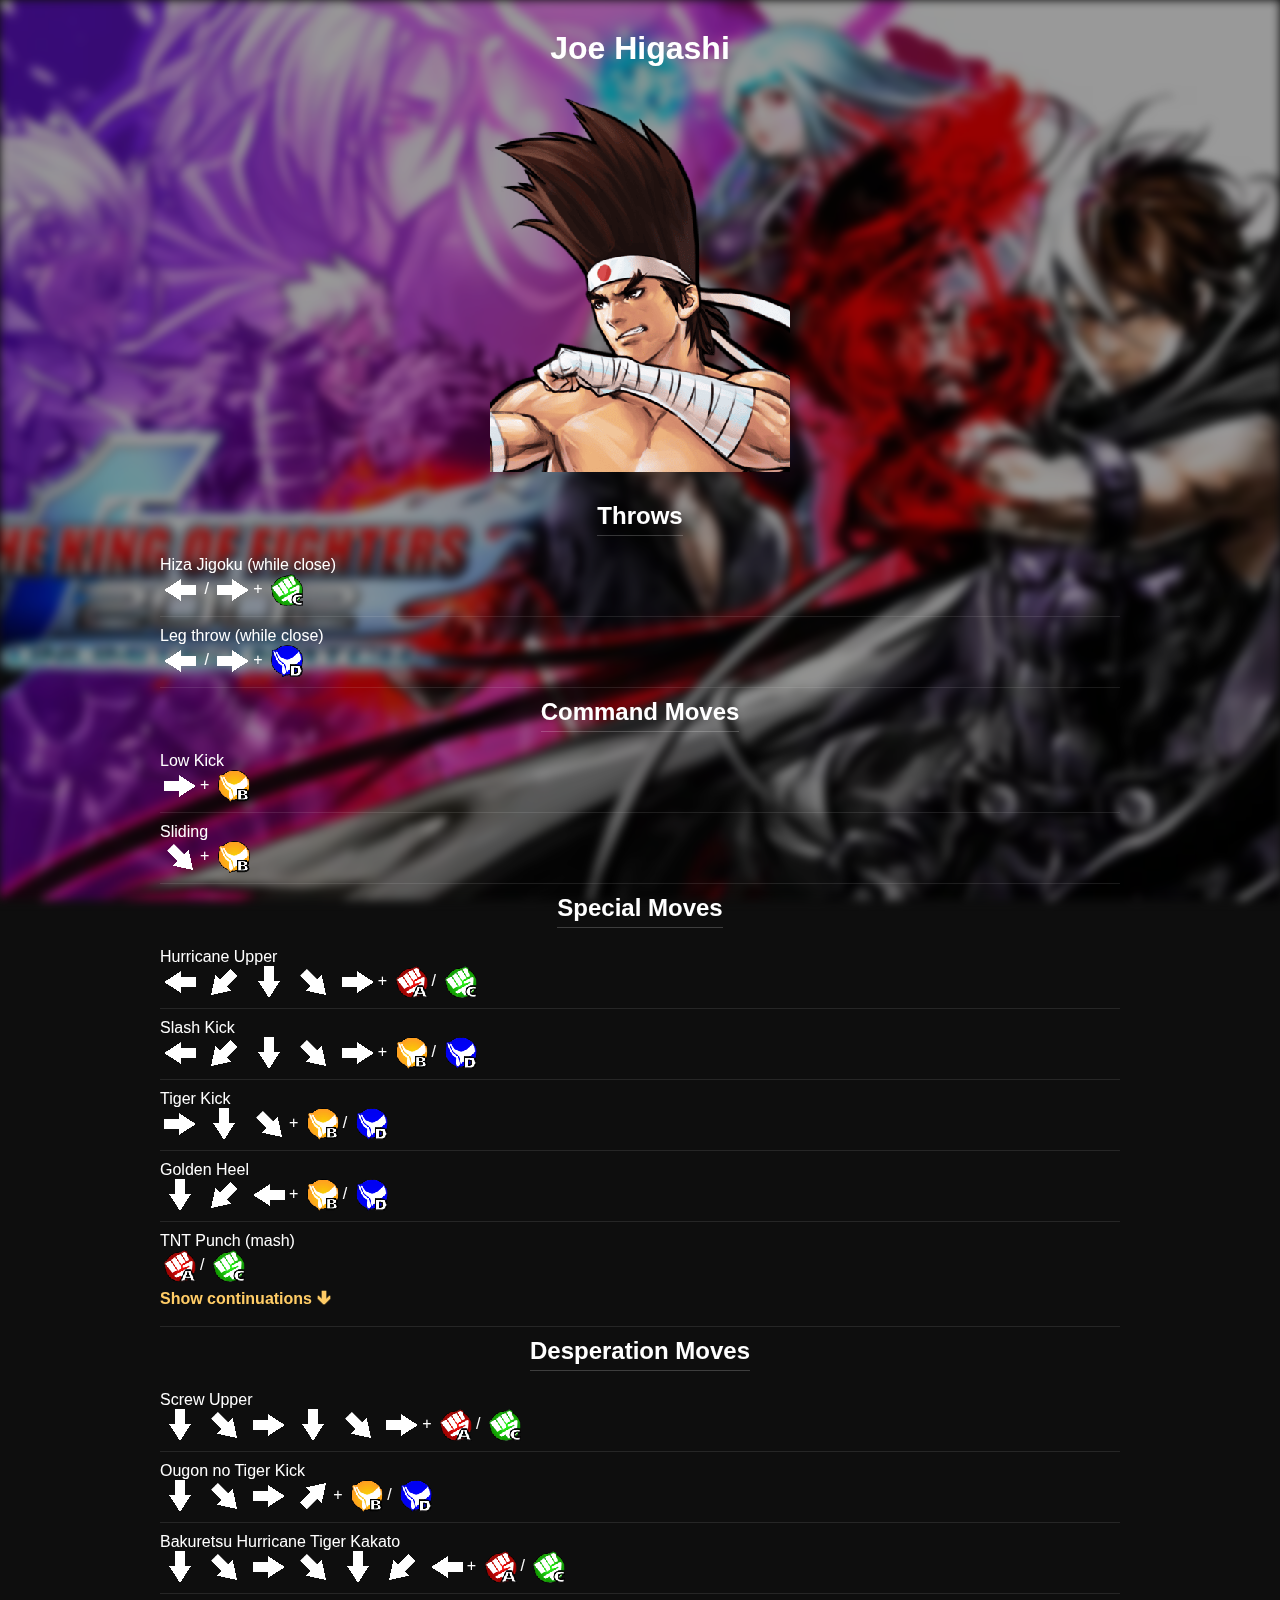
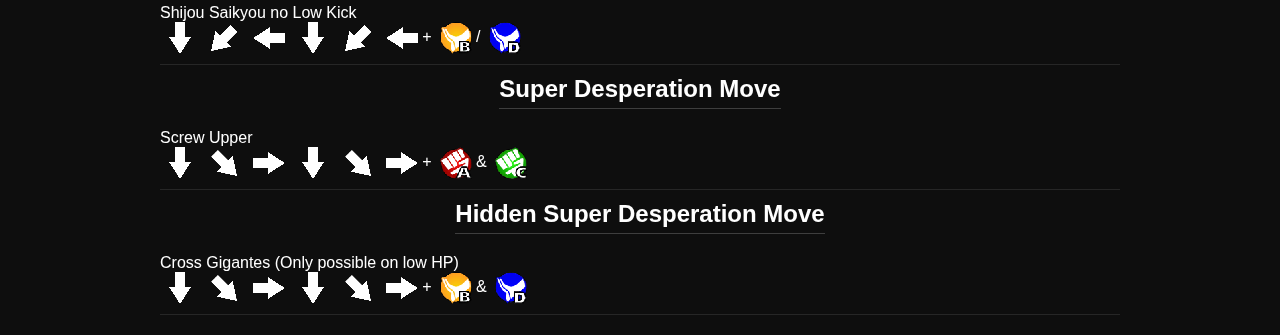
<file: characters/joe.html>
<!-- Plantilla para el resto de los personajes -->



<!DOCTYPE html>
<html lang="en">
<head>
  <meta charset="UTF-8">
  <title>Joe Higashi - Moves</title>
  <link rel="stylesheet" href="../characters/characters-style.css">
</head>
<body>
  <div id="page-wrapper">
    <div class="container">
      <h1>Joe Higashi</h1>
      <img src="../assets/previews_faces/joe_face.png" alt="[Nombre]" class="character-art">

      <h2>Throws</h2>

      <!-- Ejemplo de movimiento simple -->
      <div class="move-entry">
        <div class="move-name">Hiza Jigoku (while close)</div>
        <div class="move-input">
          <img src="../assets/icons/flecha_izquierda.png" class="input-icon"> /
          <img src="../assets/icons/flecha_derecha.png" class="input-icon">+
          <img src="../assets/icons/Cbutton.png" class="input-icon">
        </div>
      </div>

       <div class="move-entry">
        <div class="move-name">Leg throw (while close)</div>
        <div class="move-input">
          <img src="../assets/icons/flecha_izquierda.png" class="input-icon"> /
          <img src="../assets/icons/flecha_derecha.png" class="input-icon">+
          <img src="../assets/icons/Dbutton.png" class="input-icon">
        </div>
      </div>

      <h2>Command Moves</h2>
      <!-- Más movimientos simples acá -->

      <div class="move-entry">
        <div class="move-name">Low Kick</div>
        <div class="move-input">
          <img src="../assets/icons/flecha_derecha.png" class="input-icon">+
          <img src="../assets/icons/Bbutton.png" class="input-icon">
        </div>
      </div>

      <div class="move-entry">
        <div class="move-name">Sliding</div>
        <div class="move-input">
          <img src="../assets/icons/flecha_abajo_derecha.png" class="input-icon">+
          <img src="../assets/icons/Bbutton.png" class="input-icon">
        </div>
      </div>

      <h2>Special Moves</h2>

      <div class="move-entry">
        <div class="move-name">Hurricane Upper</div>
        <div class="move-input">
          <img src="../assets/icons/flecha_izquierda.png" class="input-icon">
          <img src="../assets/icons/flecha_abajo_izquierda.png" class="input-icon">
          <img src="../assets/icons/flecha_abajo.png" class="input-icon">
          <img src="../assets/icons/flecha_abajo_derecha.png" class="input-icon">
          <img src="../assets/icons/flecha_derecha.png" class="input-icon">+
          <img src="../assets/icons/Abutton.png" class="input-icon">/
          <img src="../assets/icons/Cbutton.png" class="input-icon">
        </div>
      </div>

      <div class="move-entry">
        <div class="move-name">Slash Kick</div>
        <div class="move-input">
          <img src="../assets/icons/flecha_izquierda.png" class="input-icon">
          <img src="../assets/icons/flecha_abajo_izquierda.png" class="input-icon">
          <img src="../assets/icons/flecha_abajo.png" class="input-icon">
          <img src="../assets/icons/flecha_abajo_derecha.png" class="input-icon">
          <img src="../assets/icons/flecha_derecha.png" class="input-icon">+
          <img src="../assets/icons/Bbutton.png" class="input-icon">/
          <img src="../assets/icons/Dbutton.png" class="input-icon">
        </div>
      </div>

      <div class="move-entry">
        <div class="move-name">Tiger Kick</div>
        <div class="move-input">
          <img src="../assets/icons/flecha_derecha.png" class="input-icon">
          <img src="../assets/icons/flecha_abajo.png" class="input-icon">
          <img src="../assets/icons/flecha_abajo_derecha.png" class="input-icon">+
          <img src="../assets/icons/Bbutton.png" class="input-icon">/
          <img src="../assets/icons/Dbutton.png" class="input-icon">
        </div>
      </div>

      <div class="move-entry">
        <div class="move-name">Golden Heel</div>
        <div class="move-input">
          <img src="../assets/icons/flecha_abajo.png" class="input-icon">
          <img src="../assets/icons/flecha_abajo_izquierda.png" class="input-icon">
          <img src="../assets/icons/flecha_izquierda.png" class="input-icon">+
          <img src="../assets/icons/Bbutton.png" class="input-icon">/
          <img src="../assets/icons/Dbutton.png" class="input-icon">
        </div>
      </div>


      <!-- Ejemplo de movimiento con continuaciones -->
      <div class="move-entry collapsible">
        <div class="move-header">
          <div class="move-name">TNT Punch (mash)</div>
          <div class="move-input">
            <img src="../assets/icons/Abutton.png" class="input-icon">/
            <img src="../assets/icons/Cbutton.png" class="input-icon">
          </div>
          <button class="collapse-toggle">
            <span class="toggle-label">Show continuations 🡳</span>
          </button>
        </div>

        <div class="collapse-content">
          <div class="move-subentry">
            <span class="move-name">TNT Punch Finisher</span>
            <div class="move-input">
              <img src="../assets/icons/flecha_abajo.png" class="input-icon">
              <img src="../assets/icons/flecha_abajo_derecha.png" class="input-icon">
              <img src="../assets/icons/flecha_derecha.png" class="input-icon">+
              <img src="../assets/icons/Abutton.png" class="input-icon">/
              <img src="../assets/icons/Cbutton.png" class="input-icon">
            </div>
          </div>

          <!-- Más continuaciones si es necesario ELIMINAR EL COLLAPSE-CONTENT DE LOS MOVIMIENTOS SUCESIVOS PARA QUE SE PUEDAN VER -->
        </div>
      </div>

      <h2>Desperation Moves</h2>
      <!-- Movimientos especiales -->

      <div class="move-entry">
        <div class="move-name">Screw Upper</div>
        <div class="move-input">
          <img src="../assets/icons/flecha_abajo.png" class="input-icon">
          <img src="../assets/icons/flecha_abajo_derecha.png" class="input-icon">
          <img src="../assets/icons/flecha_derecha.png" class="input-icon">
          <img src="../assets/icons/flecha_abajo.png" class="input-icon">
          <img src="../assets/icons/flecha_abajo_derecha.png" class="input-icon">
          <img src="../assets/icons/flecha_derecha.png" class="input-icon">+
          <img src="../assets/icons/Abutton.png" class="input-icon">/
          <img src="../assets/icons/Cbutton.png" class="input-icon">
        </div>
      </div>

      <div class="move-entry">
        <div class="move-name">Ougon no Tiger Kick</div>
        <div class="move-input">
          <img src="../assets/icons/flecha_abajo.png" class="input-icon">
          <img src="../assets/icons/flecha_abajo_derecha.png" class="input-icon">
          <img src="../assets/icons/flecha_derecha.png" class="input-icon">
          <img src="../assets/icons/flecha_arriba_derecha.png" class="input-icon">+
          <img src="../assets/icons/Bbutton.png" class="input-icon">/
          <img src="../assets/icons/Dbutton.png" class="input-icon">
        </div>
      </div>

      <div class="move-entry">
        <div class="move-name">Bakuretsu Hurricane Tiger Kakato</div>
        <div class="move-input">
          <img src="../assets/icons/flecha_abajo.png" class="input-icon">
          <img src="../assets/icons/flecha_abajo_derecha.png" class="input-icon">
          <img src="../assets/icons/flecha_derecha.png" class="input-icon">
          <img src="../assets/icons/flecha_abajo_derecha.png" class="input-icon">
          <img src="../assets/icons/flecha_abajo.png" class="input-icon">
          <img src="../assets/icons/flecha_abajo_izquierda.png" class="input-icon">
          <img src="../assets/icons/flecha_izquierda.png" class="input-icon">+
          <img src="../assets/icons/Abutton.png" class="input-icon">/
          <img src="../assets/icons/Cbutton.png" class="input-icon">
        </div>
      </div>

      <div class="move-entry">
        <div class="move-name">Shijou Saikyou no Low Kick</div>
        <div class="move-input">
          <img src="../assets/icons/flecha_abajo.png" class="input-icon">
          <img src="../assets/icons/flecha_abajo_izquierda.png" class="input-icon">
          <img src="../assets/icons/flecha_izquierda.png" class="input-icon">
          <img src="../assets/icons/flecha_abajo.png" class="input-icon">
          <img src="../assets/icons/flecha_abajo_izquierda.png" class="input-icon">
          <img src="../assets/icons/flecha_izquierda.png" class="input-icon">+
          <img src="../assets/icons/Bbutton.png" class="input-icon">/
          <img src="../assets/icons/Dbutton.png" class="input-icon">
        </div>
      </div>

      <h2>Super Desperation Move</h2>
      <!-- Movimiento SDM -->
       
       <div class="move-entry">
        <div class="move-name">Screw Upper</div>
        <div class="move-input">
          <img src="../assets/icons/flecha_abajo.png" class="input-icon">
          <img src="../assets/icons/flecha_abajo_derecha.png" class="input-icon">
          <img src="../assets/icons/flecha_derecha.png" class="input-icon">
          <img src="../assets/icons/flecha_abajo.png" class="input-icon">
          <img src="../assets/icons/flecha_abajo_derecha.png" class="input-icon">
          <img src="../assets/icons/flecha_derecha.png" class="input-icon">+
          <img src="../assets/icons/Abutton.png" class="input-icon">&
          <img src="../assets/icons/Cbutton.png" class="input-icon">
        </div>
      </div>

      <h2>Hidden Super Desperation Move</h2>
      <!-- Movimiento HSDM -->
      <div class="move-entry">
        <div class="move-name">Cross Gigantes (Only possible on low HP)</div>
        <div class="move-input">
          <img src="../assets/icons/flecha_abajo.png" class="input-icon">
          <img src="../assets/icons/flecha_abajo_derecha.png" class="input-icon">
          <img src="../assets/icons/flecha_derecha.png" class="input-icon">
          <img src="../assets/icons/flecha_abajo.png" class="input-icon">
          <img src="../assets/icons/flecha_abajo_derecha.png" class="input-icon">
          <img src="../assets/icons/flecha_derecha.png" class="input-icon">+
          <img src="../assets/icons/Bbutton.png" class="input-icon">&
          <img src="../assets/icons/Dbutton.png" class="input-icon">
        </div>
      </div>

    </div>
  </div>

  <script>
    // Fade-in inicial
    window.addEventListener("DOMContentLoaded", () => {
      document.getElementById("page-wrapper").classList.add("fade-in");
    });

    // Lógica de colapsables
    document.querySelectorAll(".collapse-toggle").forEach(button => {
      button.addEventListener("click", () => {
        const parent = button.closest(".move-entry");
        const content = parent.querySelector(".collapse-content");
        const label = button.querySelector(".toggle-label");

        const isOpen = content.classList.toggle("active");
        label.textContent = isOpen
          ? "Hide continuations 🡱"
          : "Show continuations 🡳";
      });
    });
  </script>
</body>
</html>
</file>
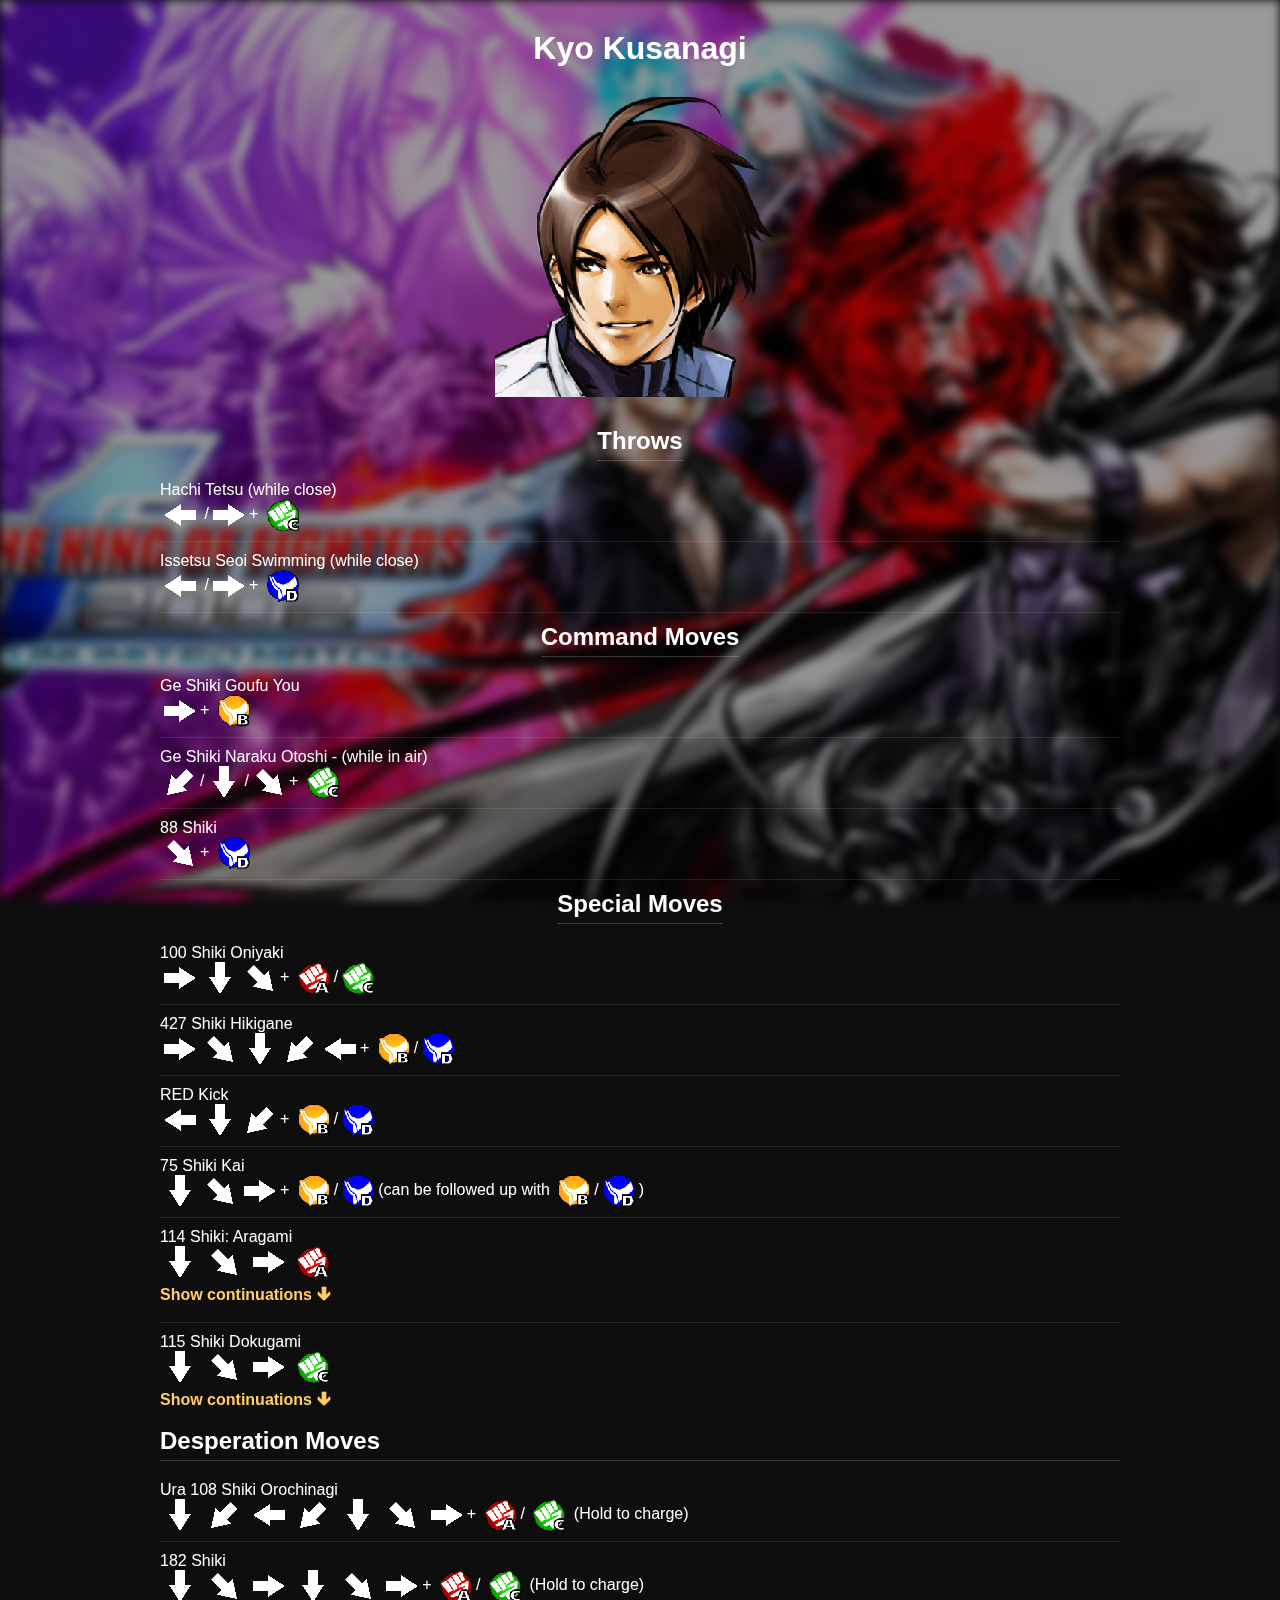
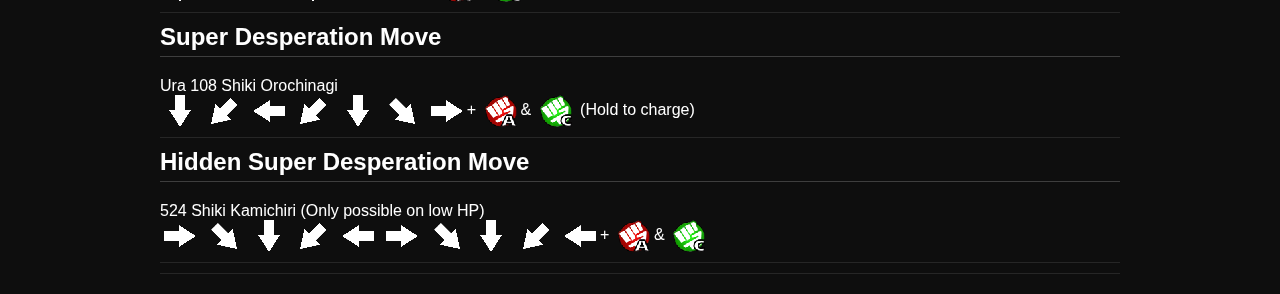
<file: characters/kyo.html>
<!-- characters/kyo.html -->
<!DOCTYPE html>
<html lang="en">
<head>
  <meta charset="UTF-8">
  <title>Kyo Kusanagi - Moves</title>
  
  <link rel="stylesheet" href="../characters/characters-style.css">
</head>
<body>
  <div id="page-wrapper">
    <div class="container">
      <h1>Kyo Kusanagi</h1>
      <img src="../assets/previews_faces/kyo_face.png" alt="Kyo" class="character-art">

      <h2>Throws</h2>

      <div class="move-entry">
  <div class="move-name">Hachi Tetsu (while close)</div>
  <div class="move-input">
    <img src="../assets/icons/flecha_izquierda.png" class="input-icon" alt="↓"> /<img src="../assets/icons/flecha_derecha.png" class="input-icon" alt="↘">+
    <img src="../assets/icons/Cbutton.png" class="input-icon" alt="LP">
  </div>
</div>

    <div class="move-entry">
  <div class="move-name">Issetsu Seoi Swimming (while close)</div>
  <div class="move-input">
    <img src="../assets/icons/flecha_izquierda.png" class="input-icon" alt="↓"> /<img src="../assets/icons/flecha_derecha.png" class="input-icon" alt="↘">+
    <img src="../assets/icons/Dbutton.png" class="input-icon" alt="LP">
  </div>
</div>

  <h2>Command Moves</h2>

  <div class="move-entry">
  <div class="move-name">Ge Shiki Goufu You</div>
  <div class="move-input">
    <img src="../assets/icons/flecha_derecha.png" class="input-icon" alt="↓">+
    <img src="../assets/icons/Bbutton.png" class="input-icon" alt="LP">
  </div>
</div>

<div class="move-entry">
  <div class="move-name">Ge Shiki Naraku Otoshi - (while in air)</div>
  <div class="move-input">
    <img src="../assets/icons/flecha_abajo_izquierda.png" class="input-icon" alt="↓">/<img src="../assets/icons/flecha_abajo.png" class="input-icon" alt="↓">/<img src="../assets/icons/flecha_abajo_derecha.png" class="input-icon" alt="↓">+
    <img src="../assets/icons/Cbutton.png" class="input-icon" alt="LP">
  </div>
</div>

<div class="move-entry">
  <div class="move-name">88 Shiki</div>
  <div class="move-input">
    <img src="../assets/icons/flecha_abajo_derecha.png" class="input-icon" alt="↓">+
    <img src="../assets/icons/Dbutton.png" class="input-icon" alt="LP">
  </div>
</div>

<h2>Special Moves</h2>

<div class="move-entry">
  <div class="move-name">100 Shiki Oniyaki</div>
  <div class="move-input">
    <img src="../assets/icons/flecha_derecha.png" class="input-icon" alt="↓"><img src="../assets/icons/flecha_abajo.png" class="input-icon" alt="↓"><img src="../assets/icons/flecha_abajo_derecha.png" class="input-icon" alt="↓">+
    <img src="../assets/icons/Abutton.png" class="input-icon" alt="LP">/<img src="../assets/icons/Cbutton.png" class="input-icon" alt="LP">
  </div>
</div>

<div class="move-entry">
  <div class="move-name">427 Shiki Hikigane</div>
  <div class="move-input">
    <img src="../assets/icons/flecha_derecha.png" class="input-icon" alt="↓"><img src="../assets/icons/flecha_abajo_derecha.png" class="input-icon" alt="↓"><img src="../assets/icons/flecha_abajo.png" class="input-icon" alt="↓"><img src="../assets/icons/flecha_abajo_izquierda.png" class="input-icon" alt="↓"><img src="../assets/icons/flecha_izquierda.png" class="input-icon" alt="↓">+
    <img src="../assets/icons/Bbutton.png" class="input-icon" alt="LP">/<img src="../assets/icons/Dbutton.png" class="input-icon" alt="LP">
  </div>
</div>

<div class="move-entry">
  <div class="move-name">RED Kick</div>
  <div class="move-input">
    <img src="../assets/icons/flecha_izquierda.png" class="input-icon" alt="↓"><img src="../assets/icons/flecha_abajo.png" class="input-icon" alt="↓"><img src="../assets/icons/flecha_abajo_izquierda.png" class="input-icon" alt="↓">+
    <img src="../assets/icons/Bbutton.png" class="input-icon" alt="LP">/<img src="../assets/icons/Dbutton.png" class="input-icon" alt="LP">
  </div>
</div>

<div class="move-entry">
  <div class="move-name">75 Shiki Kai</div>
  <div class="move-input">
    <img src="../assets/icons/flecha_abajo.png" class="input-icon" alt="↓"><img src="../assets/icons/flecha_abajo_derecha.png" class="input-icon" alt="↓"><img src="../assets/icons/flecha_derecha.png" class="input-icon" alt="↓">+
    <img src="../assets/icons/Bbutton.png" class="input-icon" alt="LP">/<img src="../assets/icons/Dbutton.png" class="input-icon" alt="LP">(can be followed up with <img src="../assets/icons/Bbutton.png" class="input-icon" alt="LP">/<img src="../assets/icons/Dbutton.png" class="input-icon" alt="LP">)
  </div>
</div>

<div class="move-entry collapsible">
  <!-- Movimiento base -->
  <div class="move-header">
    <div class="move-name">114 Shiki: Aragami</div>
    <div class="move-input">
      <img src="../assets/icons/flecha_abajo.png" class="input-icon" alt="↓">
      <img src="../assets/icons/flecha_abajo_derecha.png" class="input-icon" alt="↘">
      <img src="../assets/icons/flecha_derecha.png" class="input-icon" alt="→">
      <img src="../assets/icons/Abutton.png" class="input-icon" alt="LP">
    </div>
    <button class="collapse-toggle">
      <span class="toggle-label">Show continuations 🡳</span>
    </button>
  </div>

  <!-- Continuaciones -->
  <div class="collapse-content">
    <div class="move-subentry">
      <span class="move-name">128 Shiki Kono Kizu</span>
      <div class="move-input">
        <img src="../assets/icons/flecha_abajo.png" class="input-icon">
        <img src="../assets/icons/flecha_abajo_derecha.png" class="input-icon">
        <img src="../assets/icons/flecha_derecha.png" class="input-icon"> +
        <img src="../assets/icons/Abutton.png" class="input-icon"> /
        <img src="../assets/icons/Cbutton.png" class="input-icon">
      </div>
    </div>

    <div class="move-subentry">
      <span class="move-name">127 Shiki Yano Sabi</span>
      <div class="move-input">
        <img src="../assets/icons/Abutton.png" class="input-icon"> /
        <img src="../assets/icons/Cbutton.png" class="input-icon">
      </div>
    </div>

    <div class="move-subentry">
      <span class="move-name">125 Shiki Nana Se</span>
      <div class="move-input">
        <img src="../assets/icons/Bbutton.png" class="input-icon"> /
        <img src="../assets/icons/Dbutton.png" class="input-icon">
      </div>
    </div>

    <div class="move-subentry">
      <span class="move-name">127 Shiki Yano Sabi</span>
      <div class="move-input">
        <img src="../assets/icons/flecha_derecha.png" class="input-icon">
        <img src="../assets/icons/flecha_abajo_derecha.png" class="input-icon">
        <img src="../assets/icons/flecha_abajo.png" class="input-icon">
        <img src="../assets/icons/flecha_abajo_izquierda.png" class="input-icon">
        <img src="../assets/icons/flecha_izquierda.png" class="input-icon"> +
        <img src="../assets/icons/Abutton.png" class="input-icon"> /
        <img src="../assets/icons/Cbutton.png" class="input-icon">
      </div>
    </div>

    <div class="move-subentry">
      <span class="move-name">212 Shiki Kototsuki You</span>
      <div class="move-input">
        <img src="../assets/icons/flecha_derecha.png" class="input-icon">
        <img src="../assets/icons/flecha_abajo_derecha.png" class="input-icon">
        <img src="../assets/icons/flecha_abajo.png" class="input-icon">
        <img src="../assets/icons/flecha_abajo_izquierda.png" class="input-icon">
        <img src="../assets/icons/flecha_izquierda.png" class="input-icon"> +
        <img src="../assets/icons/Bbutton.png" class="input-icon"> /
        <img src="../assets/icons/Dbutton.png" class="input-icon">
      </div>
    </div>

    <div class="move-subentry">
      <span class="move-name">Ge Shiki Migiri Ugachi</span>
      <div class="move-input">
        <img src="../assets/icons/Abutton.png" class="input-icon"> /
        <img src="../assets/icons/Cbutton.png" class="input-icon">
      </div>
    </div>
  </div>
</div>

<div class="move-entry collapsible">
  <!-- Movimiento base -->
  <div class="move-header">
    <div class="move-name">115 Shiki Dokugami</div>
    <div class="move-input">
      <img src="../assets/icons/flecha_abajo.png" class="input-icon" alt="↓">
      <img src="../assets/icons/flecha_abajo_derecha.png" class="input-icon" alt="↘">
      <img src="../assets/icons/flecha_derecha.png" class="input-icon" alt="→">
      <img src="../assets/icons/Cbutton.png" class="input-icon" alt="LP">
    </div>
    <button class="collapse-toggle">
      <span class="toggle-label">Show continuations 🡳</span>
    </button>
  </div>

  <!-- Continuaciones -->
  <div class="collapse-content">
    <div class="move-subentry">
      <span class="move-name">401 Shiki Tumi Yomi</span>
      <div class="move-input">
        <img src="../assets/icons/flecha_derecha.png" class="input-icon">
        <img src="../assets/icons/flecha_abajo_derecha.png" class="input-icon">
        <img src="../assets/icons/flecha_abajo.png" class="input-icon">
        <img src="../assets/icons/flecha_abajo_izquierda.png" class="input-icon">
        <img src="../assets/icons/flecha_izquierda.png" class="input-icon">+
        <img src="../assets/icons/Abutton.png" class="input-icon"> /
        <img src="../assets/icons/Cbutton.png" class="input-icon">
      </div>
    </div>

    <div class="move-subentry">
      <span class="move-name">402 Shiki Batu Yomi</span>
      <div class="move-input">
        <img src="../assets/icons/flecha_derecha.png" class="input-icon"> +
        <img src="../assets/icons/Abutton.png" class="input-icon">/
        <img src="../assets/icons/Cbutton.png" class="input-icon">
      </div>
    </div>

    <div class="move-subentry">
      <span class="move-name">100 Shiki Oniyaki</span>
      <div class="move-input">
        <img src="../assets/icons/flecha_derecha.png" class="input-icon">
        <img src="../assets/icons/flecha_abajo.png" class="input-icon">  
        <img src="../assets/icons/flecha_abajo_derecha.png" class="input-icon">+
        <img src="../assets/icons/Abutton.png" class="input-icon">/
        <img src="../assets/icons/Cbutton.png" class="input-icon"> 
      </div>
    </div>
</div>

<h2>Desperation Moves</h2>

<div class="move-entry">
  <div class="move-name">Ura 108 Shiki Orochinagi</div>
  <div class="move-input">
    <img src="../assets/icons/flecha_abajo.png" class="input-icon" alt="↓">
    <img src="../assets/icons/flecha_abajo_izquierda.png" class="input-icon" alt="↓">
    <img src="../assets/icons/flecha_izquierda.png" class="input-icon" alt="↓">
    <img src="../assets/icons/flecha_abajo_izquierda.png" class="input-icon" alt="↓">
    <img src="../assets/icons/flecha_abajo.png" class="input-icon" alt="↓">
    <img src="../assets/icons/flecha_abajo_derecha.png" class="input-icon" alt="↓">
    <img src="../assets/icons/flecha_derecha.png" class="input-icon" alt="↓">+
    <img src="../assets/icons/Abutton.png" class="input-icon" alt="LP">/
    <img src="../assets/icons/Cbutton.png" class="input-icon" alt="↓"> (Hold to charge)
  </div>
</div>

<div class="move-entry">
  <div class="move-name">182 Shiki</div>
  <div class="move-input">
    <img src="../assets/icons/flecha_abajo.png" class="input-icon" alt="↓">
    <img src="../assets/icons/flecha_abajo_derecha.png" class="input-icon" alt="↓">
    <img src="../assets/icons/flecha_derecha.png" class="input-icon" alt="↓">
    <img src="../assets/icons/flecha_abajo.png" class="input-icon" alt="↓">
    <img src="../assets/icons/flecha_abajo_derecha.png" class="input-icon" alt="↓">
    <img src="../assets/icons/flecha_derecha.png" class="input-icon" alt="↓">+
    <img src="../assets/icons/Abutton.png" class="input-icon" alt="LP">/
    <img src="../assets/icons/Cbutton.png" class="input-icon" alt="↓"> (Hold to charge)
  </div>
</div>

<h2>Super Desperation Move</h2>

<div class="move-entry">
  <div class="move-name">Ura 108 Shiki Orochinagi</div>
  <div class="move-input">
    <img src="../assets/icons/flecha_abajo.png" class="input-icon" alt="↓">
    <img src="../assets/icons/flecha_abajo_izquierda.png" class="input-icon" alt="↓">
    <img src="../assets/icons/flecha_izquierda.png" class="input-icon" alt="↓">
    <img src="../assets/icons/flecha_abajo_izquierda.png" class="input-icon" alt="↓">
    <img src="../assets/icons/flecha_abajo.png" class="input-icon" alt="↓">
    <img src="../assets/icons/flecha_abajo_derecha.png" class="input-icon" alt="↓">
    <img src="../assets/icons/flecha_derecha.png" class="input-icon" alt="↓">+
    <img src="../assets/icons/Abutton.png" class="input-icon" alt="LP">&
    <img src="../assets/icons/Cbutton.png" class="input-icon" alt="↓"> (Hold to charge)
  </div>
</div>

<h2>Hidden Super Desperation Move</h2>

<div class="move-entry">
  <div class="move-name">524 Shiki Kamichiri (Only possible on low HP)</div>
  <div class="move-input">
    <img src="../assets/icons/flecha_derecha.png" class="input-icon" alt="↓">
    <img src="../assets/icons/flecha_abajo_derecha.png" class="input-icon" alt="↓">
    <img src="../assets/icons/flecha_abajo.png" class="input-icon" alt="↓">
    <img src="../assets/icons/flecha_abajo_izquierda.png" class="input-icon" alt="↓">
    <img src="../assets/icons/flecha_izquierda.png" class="input-icon" alt="↓">
    <img src="../assets/icons/flecha_derecha.png" class="input-icon" alt="↓">
    <img src="../assets/icons/flecha_abajo_derecha.png" class="input-icon" alt="↓">
    <img src="../assets/icons/flecha_abajo.png" class="input-icon" alt="↓">
    <img src="../assets/icons/flecha_abajo_izquierda.png" class="input-icon" alt="↓">
    <img src="../assets/icons/flecha_izquierda.png" class="input-icon" alt="↓">+
    <img src="../assets/icons/Abutton.png" class="input-icon" alt="LP">&
    <img src="../assets/icons/Cbutton.png" class="input-icon" alt="↓">
  </div>
</div>

  <script>
    window.addEventListener("DOMContentLoaded", () => {
      document.getElementById("page-wrapper").classList.add("fade-in");
    });
  </script>
</body>

</html>

<script>
  document.querySelectorAll(".collapse-toggle").forEach(button => {
    button.addEventListener("click", () => {
      const parent = button.closest(".move-entry");
      const content = parent.querySelector(".collapse-content");
      const label = button.querySelector(".toggle-label");

      const isOpen = content.classList.toggle("active");

      // Actualizar texto y flecha
      label.textContent = isOpen
        ? "Hide continuations 🡱"
        : "Show continuations 🡳";
    });
  });
</script>
</file>
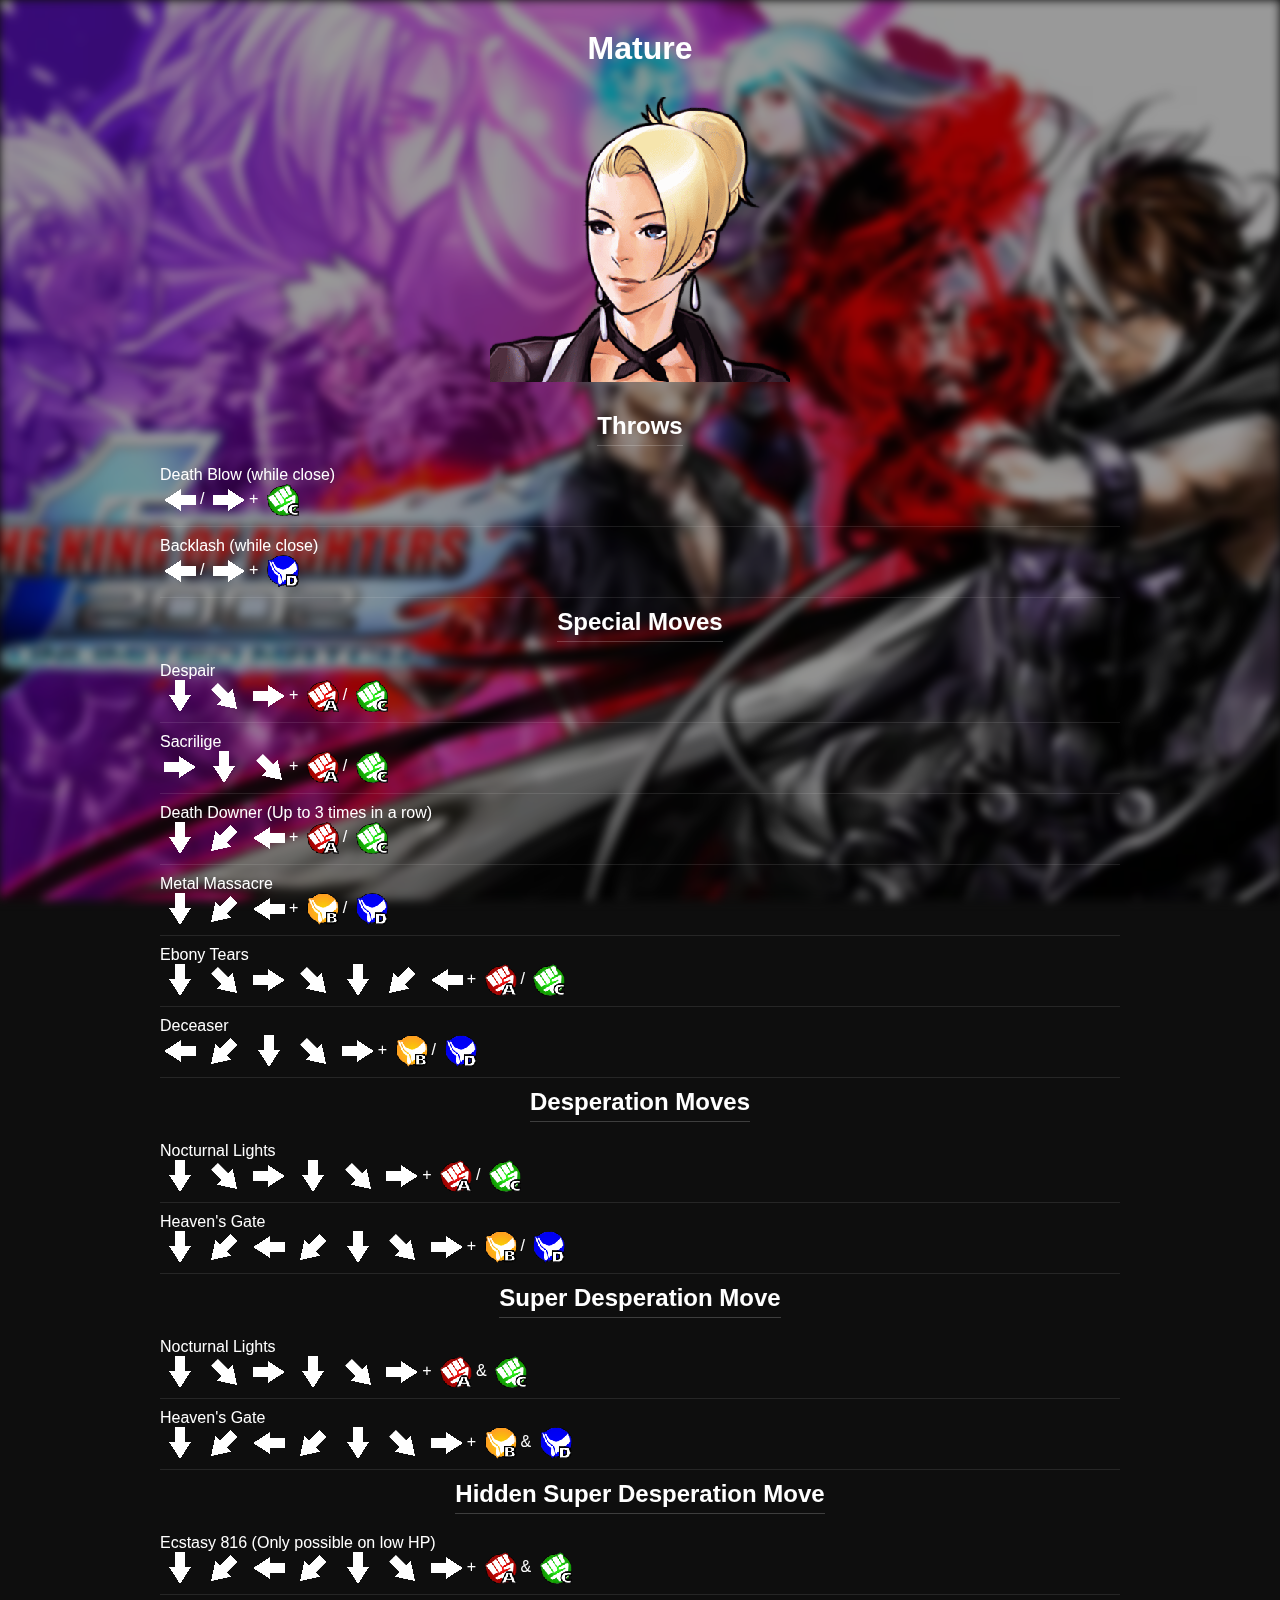
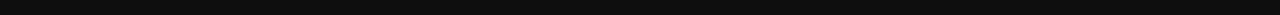
<file: characters/mature.html>
<!DOCTYPE html>
<html lang="en">
<head>
  <meta charset="UTF-8">
  <title>Mature - Moves</title>
  <link rel="stylesheet" href="../characters/characters-style.css">
</head>
<body>
  <div id="page-wrapper">
    <div class="container">
      <h1>Mature</h1>
      <img src="../assets/previews_faces/mature_face.png" alt="[Nombre]" class="character-art">

      <h2>Throws</h2>

      <!-- Ejemplo de movimiento simple -->
      <div class="move-entry">
        <div class="move-name">Death Blow (while close)</div>
        <div class="move-input">
          <img src="../assets/icons/flecha_izquierda.png" class="input-icon">/
          <img src="../assets/icons/flecha_derecha.png" class="input-icon">+
          <img src="../assets/icons/Cbutton.png" class="input-icon">
        </div>
      </div>

      <div class="move-entry">
        <div class="move-name">Backlash (while close)</div>
        <div class="move-input">
          <img src="../assets/icons/flecha_izquierda.png" class="input-icon">/
          <img src="../assets/icons/flecha_derecha.png" class="input-icon">+
          <img src="../assets/icons/Dbutton.png" class="input-icon">
        </div>
      </div>

      <h2>Special Moves</h2>

      <div class="move-entry">
        <div class="move-name">Despair</div>
        <div class="move-input">
          <img src="../assets/icons/flecha_abajo.png" class="input-icon">
          <img src="../assets/icons/flecha_abajo_derecha.png" class="input-icon">
          <img src="../assets/icons/flecha_derecha.png" class="input-icon">+
          <img src="../assets/icons/Abutton.png" class="input-icon">/
          <img src="../assets/icons/Cbutton.png" class="input-icon">
        </div>
      </div>

      <div class="move-entry">
        <div class="move-name">Sacrilige</div>
        <div class="move-input">
          <img src="../assets/icons/flecha_derecha.png" class="input-icon">
          <img src="../assets/icons/flecha_abajo.png" class="input-icon">
          <img src="../assets/icons/flecha_abajo_derecha.png" class="input-icon">+
          <img src="../assets/icons/Abutton.png" class="input-icon">/
          <img src="../assets/icons/Cbutton.png" class="input-icon">
        </div>
      </div>

      <div class="move-entry">
        <div class="move-name">Death Downer (Up to 3 times in a row)</div>
        <div class="move-input">
          <img src="../assets/icons/flecha_abajo.png" class="input-icon">
          <img src="../assets/icons/flecha_abajo_izquierda.png" class="input-icon">
          <img src="../assets/icons/flecha_izquierda.png" class="input-icon">+
          <img src="../assets/icons/Abutton.png" class="input-icon">/
          <img src="../assets/icons/Cbutton.png" class="input-icon">
        </div>
      </div>

      <div class="move-entry">
        <div class="move-name">Metal Massacre</div>
        <div class="move-input">
          <img src="../assets/icons/flecha_abajo.png" class="input-icon">
          <img src="../assets/icons/flecha_abajo_izquierda.png" class="input-icon">
          <img src="../assets/icons/flecha_izquierda.png" class="input-icon">+
          <img src="../assets/icons/Bbutton.png" class="input-icon">/
          <img src="../assets/icons/Dbutton.png" class="input-icon">
        </div>
      </div>

      <div class="move-entry">
        <div class="move-name">Ebony Tears</div>
        <div class="move-input">
          <img src="../assets/icons/flecha_abajo.png" class="input-icon">
          <img src="../assets/icons/flecha_abajo_derecha.png" class="input-icon">
          <img src="../assets/icons/flecha_derecha.png" class="input-icon">
          <img src="../assets/icons/flecha_abajo_derecha.png" class="input-icon">
          <img src="../assets/icons/flecha_abajo.png" class="input-icon">
          <img src="../assets/icons/flecha_abajo_izquierda.png" class="input-icon">
          <img src="../assets/icons/flecha_izquierda.png" class="input-icon">+
          <img src="../assets/icons/Abutton.png" class="input-icon">/
          <img src="../assets/icons/Cbutton.png" class="input-icon">
        </div>
      </div>

      <div class="move-entry">
        <div class="move-name">Deceaser</div>
        <div class="move-input">
          <img src="../assets/icons/flecha_izquierda.png" class="input-icon">
          <img src="../assets/icons/flecha_abajo_izquierda.png" class="input-icon">
          <img src="../assets/icons/flecha_abajo.png" class="input-icon">
          <img src="../assets/icons/flecha_abajo_derecha.png" class="input-icon">
          <img src="../assets/icons/flecha_derecha.png" class="input-icon">+
          <img src="../assets/icons/Bbutton.png" class="input-icon">/
          <img src="../assets/icons/Dbutton.png" class="input-icon">
        </div>
      </div>
      

      <h2>Desperation Moves</h2>
      
      <div class="move-entry">
        <div class="move-name">Nocturnal Lights</div>
        <div class="move-input">
          <img src="../assets/icons/flecha_abajo.png" class="input-icon">
          <img src="../assets/icons/flecha_abajo_derecha.png" class="input-icon">
          <img src="../assets/icons/flecha_derecha.png" class="input-icon">
          <img src="../assets/icons/flecha_abajo.png" class="input-icon">
          <img src="../assets/icons/flecha_abajo_derecha.png" class="input-icon">
          <img src="../assets/icons/flecha_derecha.png" class="input-icon">+
          <img src="../assets/icons/Abutton.png" class="input-icon">/
          <img src="../assets/icons/Cbutton.png" class="input-icon">
        </div>
      </div>

      <div class="move-entry">
        <div class="move-name">Heaven's Gate</div>
        <div class="move-input">
          <img src="../assets/icons/flecha_abajo.png" class="input-icon">
          <img src="../assets/icons/flecha_abajo_izquierda.png" class="input-icon">
          <img src="../assets/icons/flecha_izquierda.png" class="input-icon">
          <img src="../assets/icons/flecha_abajo_izquierda.png" class="input-icon">
          <img src="../assets/icons/flecha_abajo.png" class="input-icon">
          <img src="../assets/icons/flecha_abajo_derecha.png" class="input-icon">
          <img src="../assets/icons/flecha_derecha.png" class="input-icon">+
          <img src="../assets/icons/Bbutton.png" class="input-icon">/
          <img src="../assets/icons/Dbutton.png" class="input-icon">
        </div>
      </div>

      <h2>Super Desperation Move</h2>
      <!-- Movimiento SDM -->

      <div class="move-entry">
        <div class="move-name">Nocturnal Lights</div>
        <div class="move-input">
          <img src="../assets/icons/flecha_abajo.png" class="input-icon">
          <img src="../assets/icons/flecha_abajo_derecha.png" class="input-icon">
          <img src="../assets/icons/flecha_derecha.png" class="input-icon">
          <img src="../assets/icons/flecha_abajo.png" class="input-icon">
          <img src="../assets/icons/flecha_abajo_derecha.png" class="input-icon">
          <img src="../assets/icons/flecha_derecha.png" class="input-icon">+
          <img src="../assets/icons/Abutton.png" class="input-icon">&
          <img src="../assets/icons/Cbutton.png" class="input-icon">
        </div>
      </div>

      <div class="move-entry">
        <div class="move-name">Heaven's Gate</div>
        <div class="move-input">
          <img src="../assets/icons/flecha_abajo.png" class="input-icon">
          <img src="../assets/icons/flecha_abajo_izquierda.png" class="input-icon">
          <img src="../assets/icons/flecha_izquierda.png" class="input-icon">
          <img src="../assets/icons/flecha_abajo_izquierda.png" class="input-icon">
          <img src="../assets/icons/flecha_abajo.png" class="input-icon">
          <img src="../assets/icons/flecha_abajo_derecha.png" class="input-icon">
          <img src="../assets/icons/flecha_derecha.png" class="input-icon">+
          <img src="../assets/icons/Bbutton.png" class="input-icon">&
          <img src="../assets/icons/Dbutton.png" class="input-icon">
        </div>
      </div>

      <h2>Hidden Super Desperation Move</h2>
      <!-- Movimiento HSDM -->

      <div class="move-entry">
        <div class="move-name">Ecstasy 816 (Only possible on low HP)</div>
        <div class="move-input">
          <img src="../assets/icons/flecha_abajo.png" class="input-icon">
          <img src="../assets/icons/flecha_abajo_izquierda.png" class="input-icon">
          <img src="../assets/icons/flecha_izquierda.png" class="input-icon">
          <img src="../assets/icons/flecha_abajo_izquierda.png" class="input-icon">
          <img src="../assets/icons/flecha_abajo.png" class="input-icon">
          <img src="../assets/icons/flecha_abajo_derecha.png" class="input-icon">
          <img src="../assets/icons/flecha_derecha.png" class="input-icon">+
          <img src="../assets/icons/Abutton.png" class="input-icon">&
          <img src="../assets/icons/Cbutton.png" class="input-icon">
        </div>
      </div>

    </div>
  </div>

  <script>
    // Fade-in inicial
    window.addEventListener("DOMContentLoaded", () => {
      document.getElementById("page-wrapper").classList.add("fade-in");
    });

    // Lógica de colapsables
    document.querySelectorAll(".collapse-toggle").forEach(button => {
      button.addEventListener("click", () => {
        const parent = button.closest(".move-entry");
        const content = parent.querySelector(".collapse-content");
        const label = button.querySelector(".toggle-label");

        const isOpen = content.classList.toggle("active");
        label.textContent = isOpen
          ? "Hide continuations 🡱"
          : "Show continuations 🡳";
      });
    });
  </script>
</body>
</html>
</file>
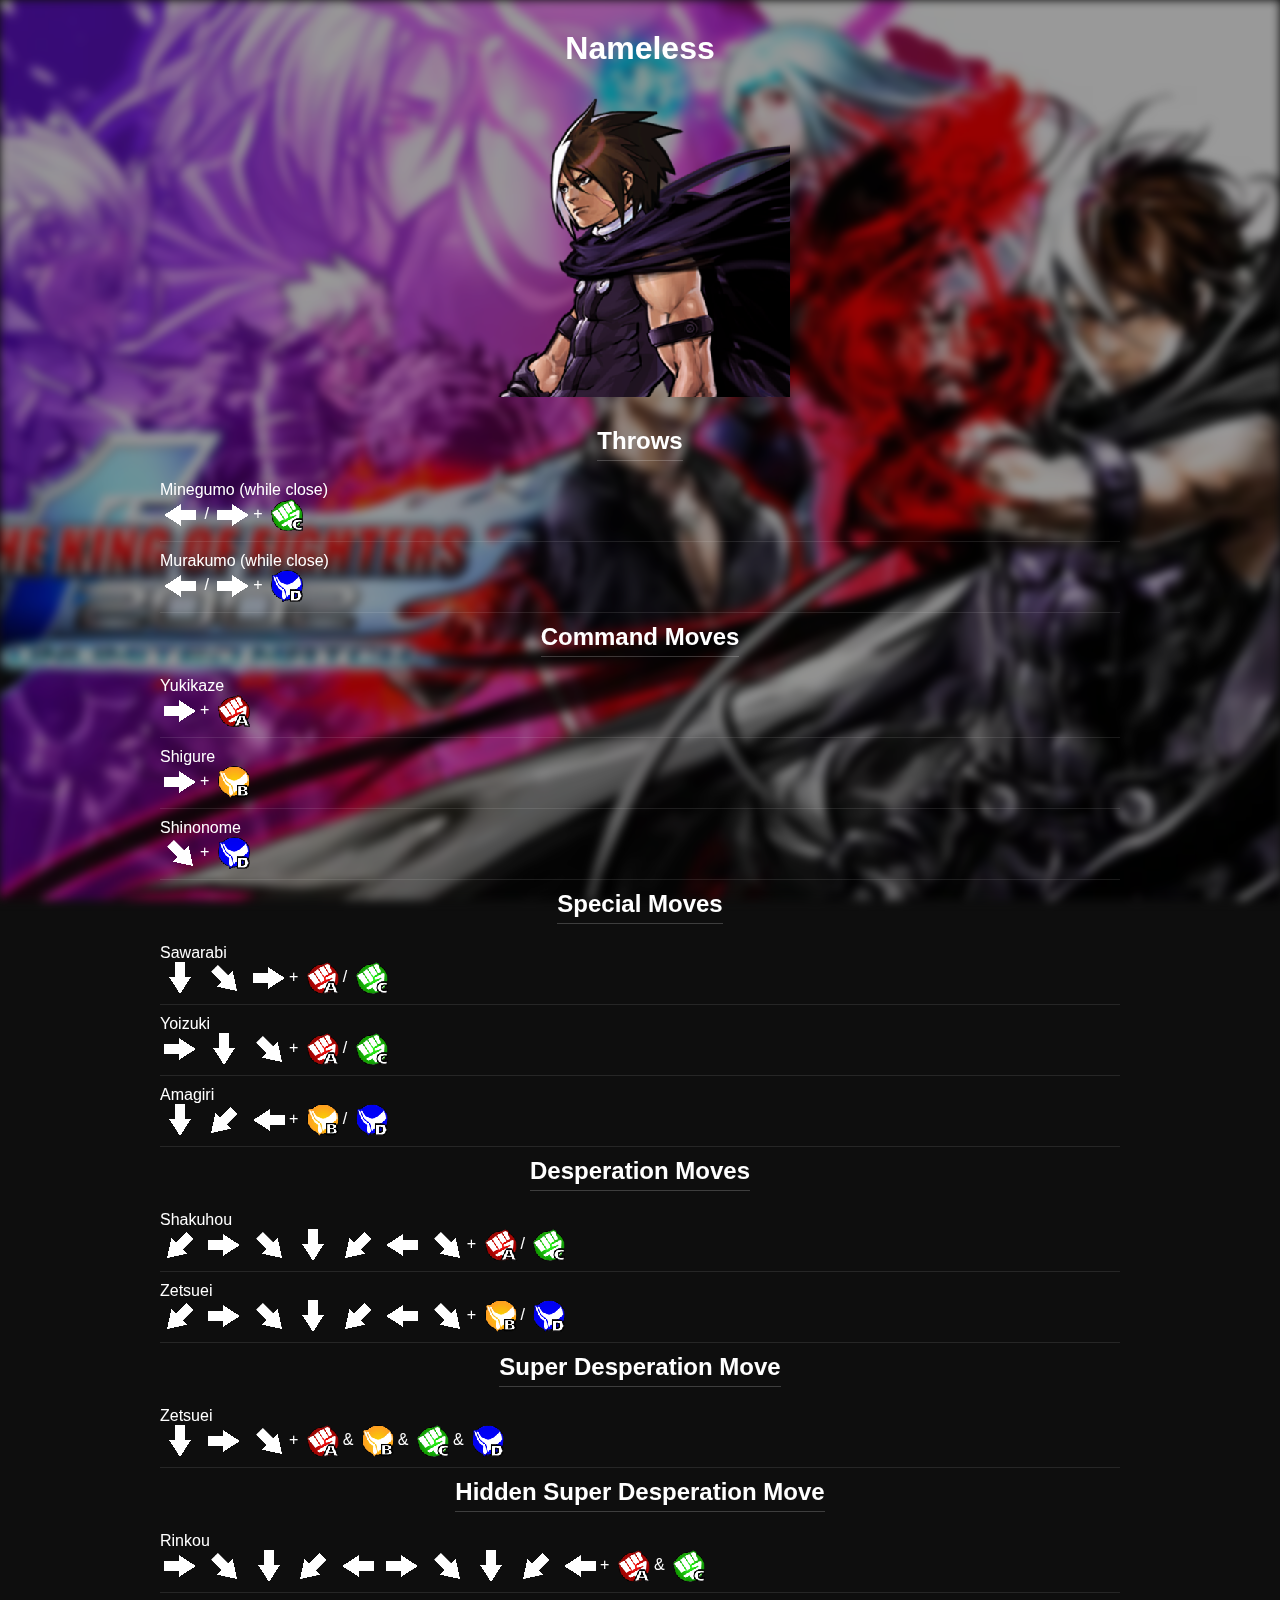
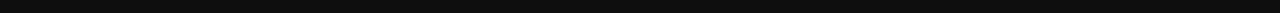
<file: characters/nameless.html>
<!-- Plantilla para el resto de los personajes -->



<!DOCTYPE html>
<html lang="en">
<head>
  <meta charset="UTF-8">
  <title>Nameless - Moves</title>
  <link rel="stylesheet" href="../characters/characters-style.css">
</head>
<body>
  <div id="page-wrapper">
    <div class="container">
      <h1>Nameless</h1>
      <img src="../assets/previews_faces/nameless_face.png" alt="[Nombre]" class="character-art">

      <h2>Throws</h2>

      <!-- Ejemplo de movimiento simple -->
      <div class="move-entry">
        <div class="move-name">Minegumo (while close)</div>
        <div class="move-input">
          <img src="../assets/icons/flecha_izquierda.png" class="input-icon"> /
          <img src="../assets/icons/flecha_derecha.png" class="input-icon">+
          <img src="../assets/icons/Cbutton.png" class="input-icon">
        </div>
      </div>

       <div class="move-entry">
        <div class="move-name">Murakumo (while close)</div>
        <div class="move-input">
          <img src="../assets/icons/flecha_izquierda.png" class="input-icon"> /
          <img src="../assets/icons/flecha_derecha.png" class="input-icon">+
          <img src="../assets/icons/Dbutton.png" class="input-icon">
        </div>
      </div>

      <h2>Command Moves</h2>
      <!-- Más movimientos simples acá -->

      <div class="move-entry">
        <div class="move-name">Yukikaze</div>
        <div class="move-input">
          <img src="../assets/icons/flecha_derecha.png" class="input-icon">+
          <img src="../assets/icons/Abutton.png" class="input-icon">
        </div>
      </div>

      <div class="move-entry">
        <div class="move-name">Shigure</div>
        <div class="move-input">
          <img src="../assets/icons/flecha_derecha.png" class="input-icon">+
          <img src="../assets/icons/Bbutton.png" class="input-icon">
        </div>
      </div>

      <div class="move-entry">
        <div class="move-name">Shinonome</div>
        <div class="move-input">
          <img src="../assets/icons/flecha_abajo_derecha.png" class="input-icon">+
          <img src="../assets/icons/Dbutton.png" class="input-icon">
        </div>
      </div>

      <h2>Special Moves</h2>

      <div class="move-entry">
        <div class="move-name">Sawarabi</div>
        <div class="move-input">
          <img src="../assets/icons/flecha_abajo.png" class="input-icon">
          <img src="../assets/icons/flecha_abajo_derecha.png" class="input-icon">
          <img src="../assets/icons/flecha_derecha.png" class="input-icon">+
          <img src="../assets/icons/Abutton.png" class="input-icon">/
          <img src="../assets/icons/Cbutton.png" class="input-icon">
        </div>
      </div>

      <div class="move-entry">
        <div class="move-name">Yoizuki</div>
        <div class="move-input">
          <img src="../assets/icons/flecha_derecha.png" class="input-icon">
          <img src="../assets/icons/flecha_abajo.png" class="input-icon">
          <img src="../assets/icons/flecha_abajo_derecha.png" class="input-icon">+
          <img src="../assets/icons/Abutton.png" class="input-icon">/
          <img src="../assets/icons/Cbutton.png" class="input-icon">
        </div>
      </div>

      <div class="move-entry">
        <div class="move-name">Amagiri</div>
        <div class="move-input">
          <img src="../assets/icons/flecha_abajo.png" class="input-icon">
          <img src="../assets/icons/flecha_abajo_izquierda.png" class="input-icon">
          <img src="../assets/icons/flecha_izquierda.png" class="input-icon">+
          <img src="../assets/icons/Bbutton.png" class="input-icon">/
          <img src="../assets/icons/Dbutton.png" class="input-icon">
        </div>
      </div>

      <h2>Desperation Moves</h2>
      <!-- Movimientos especiales -->
      <div class="move-entry">
        <div class="move-name">Shakuhou</div>
        <div class="move-input">
          <img src="../assets/icons/flecha_abajo_izquierda.png" class="input-icon">
          <img src="../assets/icons/flecha_derecha.png" class="input-icon">
          <img src="../assets/icons/flecha_abajo_derecha.png" class="input-icon">
          <img src="../assets/icons/flecha_abajo.png" class="input-icon">
          <img src="../assets/icons/flecha_abajo_izquierda.png" class="input-icon">
          <img src="../assets/icons/flecha_izquierda.png" class="input-icon">
          <img src="../assets/icons/flecha_abajo_derecha.png" class="input-icon">+
          <img src="../assets/icons/Abutton.png" class="input-icon">/
          <img src="../assets/icons/Cbutton.png" class="input-icon">
        </div>
      </div>

      <div class="move-entry">
        <div class="move-name">Zetsuei</div>
        <div class="move-input">
          <img src="../assets/icons/flecha_abajo_izquierda.png" class="input-icon">
          <img src="../assets/icons/flecha_derecha.png" class="input-icon">
          <img src="../assets/icons/flecha_abajo_derecha.png" class="input-icon">
          <img src="../assets/icons/flecha_abajo.png" class="input-icon">
          <img src="../assets/icons/flecha_abajo_izquierda.png" class="input-icon">
          <img src="../assets/icons/flecha_izquierda.png" class="input-icon">
          <img src="../assets/icons/flecha_abajo_derecha.png" class="input-icon">+
          <img src="../assets/icons/Bbutton.png" class="input-icon">/
          <img src="../assets/icons/Dbutton.png" class="input-icon">
        </div>
      </div>


      <h2>Super Desperation Move</h2>
      <!-- Movimiento SDM -->

      <div class="move-entry">
        <div class="move-name">Zetsuei</div>
        <div class="move-input">
            <img src="../assets/icons/flecha_abajo.png" class="input-icon">
            <img src="../assets/icons/flecha_derecha.png" class="input-icon">
            <img src="../assets/icons/flecha_abajo_derecha.png" class="input-icon">+
          <img src="../assets/icons/Abutton.png" class="input-icon">&
          <img src="../assets/icons/Bbutton.png" class="input-icon">&
          <img src="../assets/icons/Cbutton.png" class="input-icon">&
          <img src="../assets/icons/Dbutton.png" class="input-icon">
        </div>
      </div>

      <h2>Hidden Super Desperation Move</h2>
      <!-- Movimiento HSDM -->

      <div class="move-entry">
        <div class="move-name">Rinkou</div>
        <div class="move-input">
          <img src="../assets/icons/flecha_derecha.png" class="input-icon">
          <img src="../assets/icons/flecha_abajo_derecha.png" class="input-icon">
          <img src="../assets/icons/flecha_abajo.png" class="input-icon">
          <img src="../assets/icons/flecha_abajo_izquierda.png" class="input-icon">
          <img src="../assets/icons/flecha_izquierda.png" class="input-icon">
          <img src="../assets/icons/flecha_derecha.png" class="input-icon">
          <img src="../assets/icons/flecha_abajo_derecha.png" class="input-icon">
          <img src="../assets/icons/flecha_abajo.png" class="input-icon">
          <img src="../assets/icons/flecha_abajo_izquierda.png" class="input-icon">
          <img src="../assets/icons/flecha_izquierda.png" class="input-icon">+
          <img src="../assets/icons/Abutton.png" class="input-icon">&   
          <img src="../assets/icons/Cbutton.png" class="input-icon">
        </div>
      </div>

    </div>
  </div>

  <script>
    // Fade-in inicial
    window.addEventListener("DOMContentLoaded", () => {
      document.getElementById("page-wrapper").classList.add("fade-in");
    });

    // Lógica de colapsables
    document.querySelectorAll(".collapse-toggle").forEach(button => {
      button.addEventListener("click", () => {
        const parent = button.closest(".move-entry");
        const content = parent.querySelector(".collapse-content");
        const label = button.querySelector(".toggle-label");

        const isOpen = content.classList.toggle("active");
        label.textContent = isOpen
          ? "Hide continuations 🡱"
          : "Show continuations 🡳";
      });
    });
  </script>
</body>
</html>
</file>
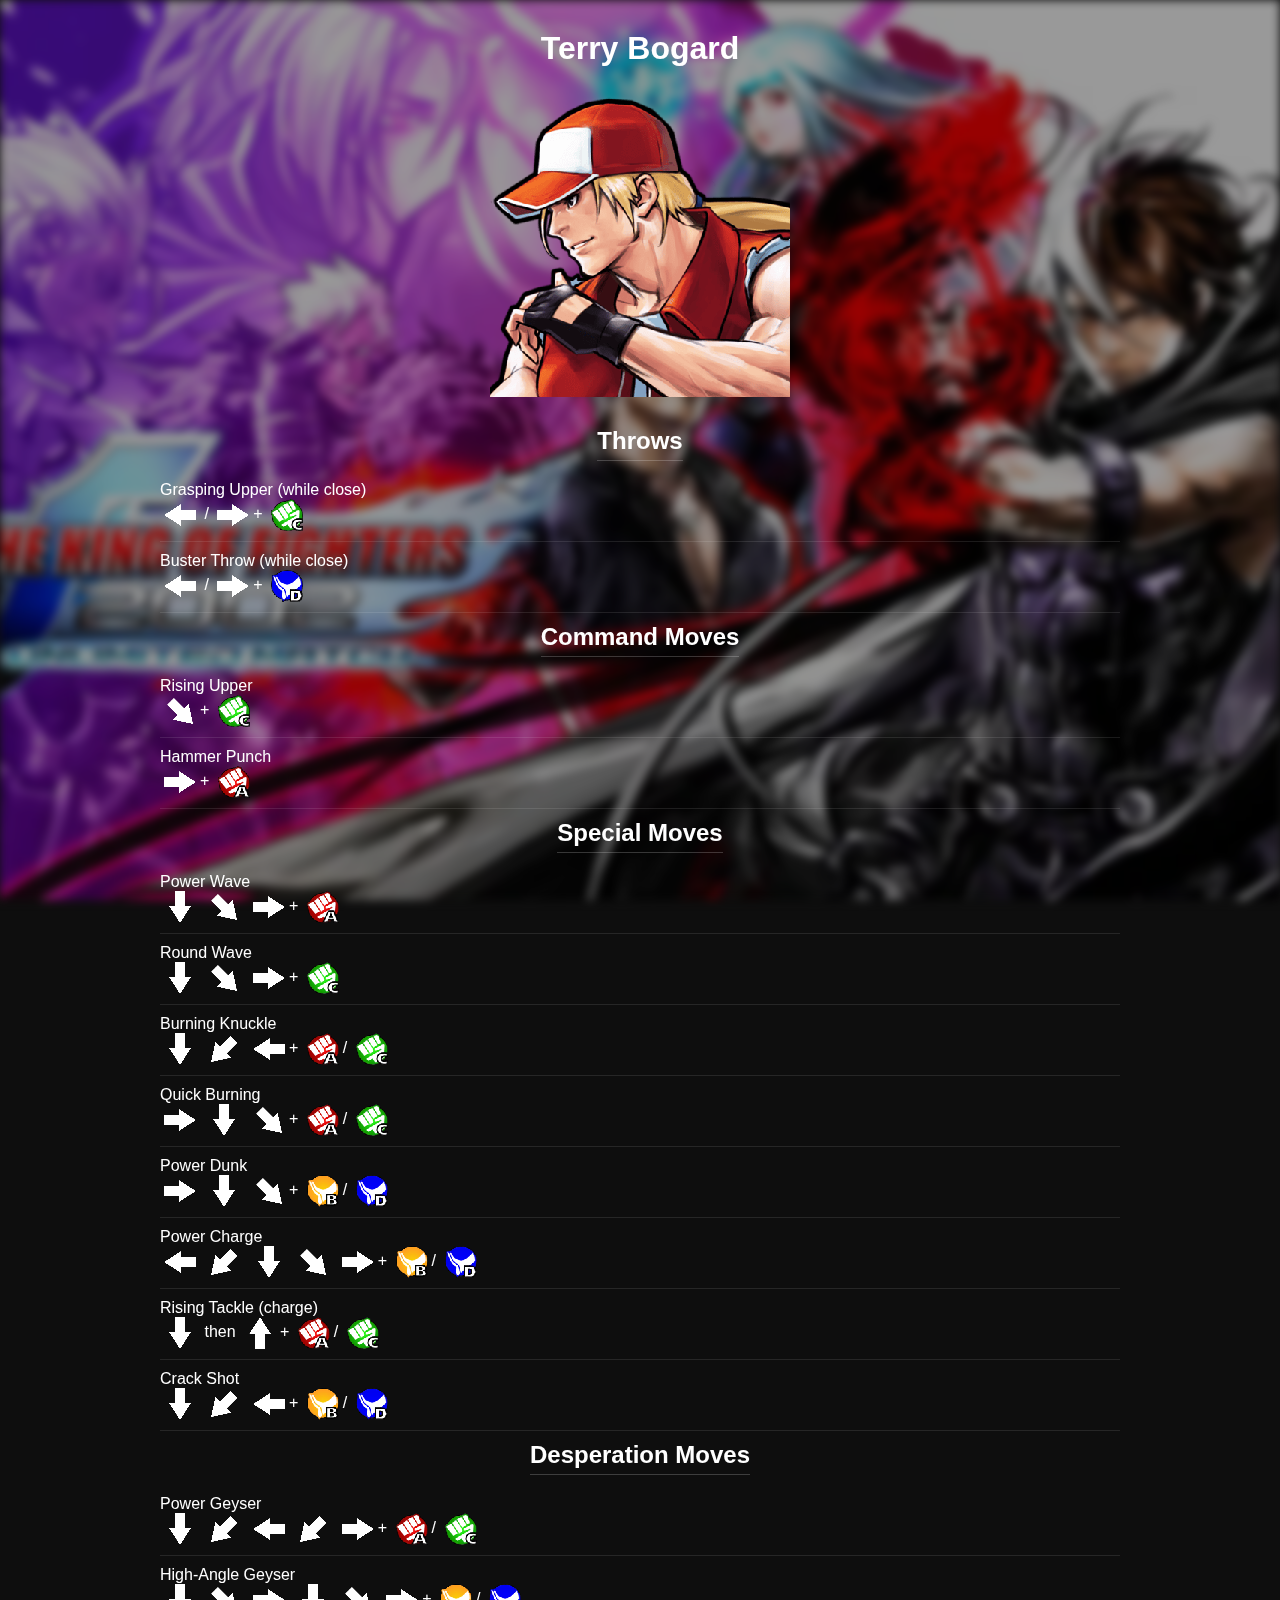
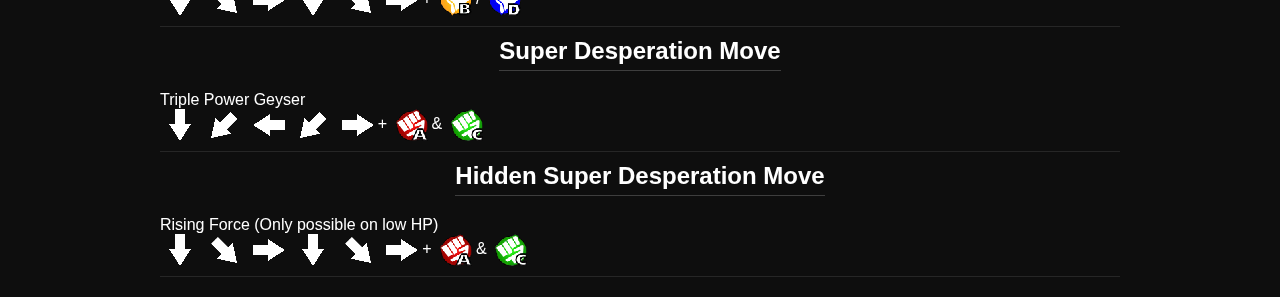
<file: characters/terry.html>
<!-- Plantilla para el resto de los personajes -->



<!DOCTYPE html>
<html lang="en">
<head>
  <meta charset="UTF-8">
  <title>Terry Bogard - Moves</title>
  <link rel="stylesheet" href="../characters/characters-style.css">
</head>
<body>
  <div id="page-wrapper">
    <div class="container">
      <h1>Terry Bogard</h1>
      <img src="../assets/previews_faces/terry_face.png" alt="[Nombre]" class="character-art">

      <h2>Throws</h2>

      <!-- Ejemplo de movimiento simple -->
      <div class="move-entry">
        <div class="move-name">Grasping Upper (while close)</div>
        <div class="move-input">
          <img src="../assets/icons/flecha_izquierda.png" class="input-icon"> /
          <img src="../assets/icons/flecha_derecha.png" class="input-icon">+
          <img src="../assets/icons/Cbutton.png" class="input-icon">
        </div>
      </div>

      <div class="move-entry">
        <div class="move-name">Buster Throw (while close)</div>
        <div class="move-input">
          <img src="../assets/icons/flecha_izquierda.png" class="input-icon"> /
          <img src="../assets/icons/flecha_derecha.png" class="input-icon">+
          <img src="../assets/icons/Dbutton.png" class="input-icon">
        </div>
      </div>

      <h2>Command Moves</h2>
      <!-- Más movimientos simples acá -->

      <div class="move-entry">
        <div class="move-name">Rising Upper</div>
        <div class="move-input">
          <img src="../assets/icons/flecha_abajo_derecha.png" class="input-icon">+
          <img src="../assets/icons/Cbutton.png" class="input-icon">
        </div>
      </div>

      <div class="move-entry">
        <div class="move-name">Hammer Punch</div>
        <div class="move-input">
          <img src="../assets/icons/flecha_derecha.png" class="input-icon">+
          <img src="../assets/icons/Abutton.png" class="input-icon">
        </div>
      </div>

      <h2>Special Moves</h2>

      <div class="move-entry">
        <div class="move-name">Power Wave</div>
        <div class="move-input">
          <img src="../assets/icons/flecha_abajo.png" class="input-icon">
          <img src="../assets/icons/flecha_abajo_derecha.png" class="input-icon">
          <img src="../assets/icons/flecha_derecha.png" class="input-icon">+
          <img src="../assets/icons/Abutton.png" class="input-icon">
        </div>
      </div>

      <div class="move-entry">
        <div class="move-name">Round Wave</div>
        <div class="move-input">
          <img src="../assets/icons/flecha_abajo.png" class="input-icon">
          <img src="../assets/icons/flecha_abajo_derecha.png" class="input-icon">
          <img src="../assets/icons/flecha_derecha.png" class="input-icon">+
          <img src="../assets/icons/Cbutton.png" class="input-icon">
        </div>
      </div>

      <div class="move-entry">
        <div class="move-name">Burning Knuckle</div>
        <div class="move-input">
          <img src="../assets/icons/flecha_abajo.png" class="input-icon">
          <img src="../assets/icons/flecha_abajo_izquierda.png" class="input-icon">
          <img src="../assets/icons/flecha_izquierda.png" class="input-icon">+
          <img src="../assets/icons/Abutton.png" class="input-icon">/
          <img src="../assets/icons/Cbutton.png" class="input-icon">
        </div>
      </div>

      <div class="move-entry">
        <div class="move-name">Quick Burning</div>
        <div class="move-input">
          <img src="../assets/icons/flecha_derecha.png" class="input-icon">
          <img src="../assets/icons/flecha_abajo.png" class="input-icon">
          <img src="../assets/icons/flecha_abajo_derecha.png" class="input-icon">+
          <img src="../assets/icons/Abutton.png" class="input-icon">/
          <img src="../assets/icons/Cbutton.png" class="input-icon">
        </div>
      </div>

      <div class="move-entry">
        <div class="move-name">Power Dunk</div>
        <div class="move-input">
          <img src="../assets/icons/flecha_derecha.png" class="input-icon">
          <img src="../assets/icons/flecha_abajo.png" class="input-icon">
          <img src="../assets/icons/flecha_abajo_derecha.png" class="input-icon">+
          <img src="../assets/icons/Bbutton.png" class="input-icon">/
          <img src="../assets/icons/Dbutton.png" class="input-icon">
        </div>
      </div>

      <div class="move-entry">
        <div class="move-name">Power Charge</div>
        <div class="move-input">
          <img src="../assets/icons/flecha_izquierda.png" class="input-icon">
          <img src="../assets/icons/flecha_abajo_izquierda.png" class="input-icon">
          <img src="../assets/icons/flecha_abajo.png" class="input-icon">
          <img src="../assets/icons/flecha_abajo_derecha.png" class="input-icon">
          <img src="../assets/icons/flecha_derecha.png" class="input-icon">+
          <img src="../assets/icons/Bbutton.png" class="input-icon">/
          <img src="../assets/icons/Dbutton.png" class="input-icon">
        </div>
      </div>


      <div class="move-entry">
        <div class="move-name">Rising Tackle (charge)</div>
        <div class="move-input">
          <img src="../assets/icons/flecha_abajo.png" class="input-icon"> then
          <img src="../assets/icons/flecha_arriba.png" class="input-icon">+
          <img src="../assets/icons/Abutton.png" class="input-icon">/
          <img src="../assets/icons/Cbutton.png" class="input-icon">
        </div>
      </div>

      <div class="move-entry">
        <div class="move-name">Crack Shot</div>
        <div class="move-input">
          <img src="../assets/icons/flecha_abajo.png" class="input-icon">
          <img src="../assets/icons/flecha_abajo_izquierda.png" class="input-icon">
          <img src="../assets/icons/flecha_izquierda.png" class="input-icon">+
          <img src="../assets/icons/Bbutton.png" class="input-icon">/
          <img src="../assets/icons/Dbutton.png" class="input-icon">
        </div>
      </div>
      

      <h2>Desperation Moves</h2>
      <!-- Movimientos especiales -->

      <div class="move-entry">
        <div class="move-name">Power Geyser</div>
        <div class="move-input">
          <img src="../assets/icons/flecha_abajo.png" class="input-icon">
          <img src="../assets/icons/flecha_abajo_izquierda.png" class="input-icon">
          <img src="../assets/icons/flecha_izquierda.png" class="input-icon">
          <img src="../assets/icons/flecha_abajo_izquierda.png" class="input-icon">
          <img src="../assets/icons/flecha_derecha.png" class="input-icon">+
          <img src="../assets/icons/Abutton.png" class="input-icon">/
          <img src="../assets/icons/Cbutton.png" class="input-icon">
        </div>
      </div>

      <div class="move-entry">
        <div class="move-name">High-Angle Geyser</div>
        <div class="move-input">
          <img src="../assets/icons/flecha_abajo.png" class="input-icon">
          <img src="../assets/icons/flecha_abajo_derecha.png" class="input-icon">
          <img src="../assets/icons/flecha_derecha.png" class="input-icon">
          <img src="../assets/icons/flecha_abajo.png" class="input-icon">
          <img src="../assets/icons/flecha_abajo_derecha.png" class="input-icon">
          <img src="../assets/icons/flecha_derecha.png" class="input-icon">+
          <img src="../assets/icons/Bbutton.png" class="input-icon">/
          <img src="../assets/icons/Dbutton.png" class="input-icon">
        </div>
      </div>

      <h2>Super Desperation Move</h2>
      <!-- Movimiento SDM -->

        <div class="move-entry">
        <div class="move-name">Triple Power Geyser</div>
        <div class="move-input">
          <img src="../assets/icons/flecha_abajo.png" class="input-icon">
          <img src="../assets/icons/flecha_abajo_izquierda.png" class="input-icon">
          <img src="../assets/icons/flecha_izquierda.png" class="input-icon">
          <img src="../assets/icons/flecha_abajo_izquierda.png" class="input-icon">
          <img src="../assets/icons/flecha_derecha.png" class="input-icon">+
          <img src="../assets/icons/Abutton.png" class="input-icon">&
          <img src="../assets/icons/Cbutton.png" class="input-icon">
        </div>
      </div>

      <h2>Hidden Super Desperation Move</h2>
      <!-- Movimiento HSDM -->

      <div class="move-entry">
        <div class="move-name">Rising Force (Only possible on low HP)</div>
        <div class="move-input">
          <img src="../assets/icons/flecha_abajo.png" class="input-icon">
          <img src="../assets/icons/flecha_abajo_derecha.png" class="input-icon">
          <img src="../assets/icons/flecha_derecha.png" class="input-icon">
          <img src="../assets/icons/flecha_abajo.png" class="input-icon">
          <img src="../assets/icons/flecha_abajo_derecha.png" class="input-icon">
          <img src="../assets/icons/flecha_derecha.png" class="input-icon">+
          <img src="../assets/icons/Abutton.png" class="input-icon">&
          <img src="../assets/icons/Cbutton.png" class="input-icon">
        </div>
      </div>

    </div>
  </div>

  <script>
    // Fade-in inicial
    window.addEventListener("DOMContentLoaded", () => {
      document.getElementById("page-wrapper").classList.add("fade-in");
    });

    // Lógica de colapsables
    document.querySelectorAll(".collapse-toggle").forEach(button => {
      button.addEventListener("click", () => {
        const parent = button.closest(".move-entry");
        const content = parent.querySelector(".collapse-content");
        const label = button.querySelector(".toggle-label");

        const isOpen = content.classList.toggle("active");
        label.textContent = isOpen
          ? "Hide continuations 🡱"
          : "Show continuations 🡳";
      });
    });
  </script>
</body>
</html>
</file>
<file: characters/characters-style.css>
/* Fondo y estructura general */
body {
  background-color: #0e0e0e;
  color: white;
  font-family: Arial, sans-serif;
  text-align: center;
  margin: 0;
  padding: 0;
}

body::before {
  content: "";
  position: fixed;
  top: 0;
  left: 0;
  width: 100%;
  height: 100%;
  background: url("../assets/kof2002fondo.png") no-repeat center center;
  background-size: cover;
  filter: blur(5px) brightness(0.6);
  z-index: -1;
  pointer-events: none;
}

/* Fade in inicial */
#page-wrapper {
  opacity: 0;
  transition: opacity 1s ease;
}

#page-wrapper.fade-in {
  opacity: 1;
}

/* Contenedor principal */
.container {
  max-width: 960px;
  margin: 0 auto;
  padding: 20px;
  display: flex;
  flex-direction: column;
  align-items: center;
}

/* Títulos */
h1, h2 {
  margin: 10px 0;
  color: #ffffff;
}

h2 {
  font-size: 1.5rem;
  border-bottom: 1px solid rgba(255, 255, 255, 0.2);
  padding-bottom: 5px;
}

/* Íconos de movimientos */
.input-icon {
  width: 32px;
  height: 32px;
  vertical-align: middle;
  image-rendering: pixelated;
  margin: 0 4px;
}

/* Movimientos */
.move-entry {
  padding: 10px 0;
  border-bottom: 1px solid rgba(255, 255, 255, 0.1);
  width: 100%;
  text-align: left;
}

.move-title {
  font-weight: bold;
  font-size: 1.1rem;
  color: #ffcc66;
  margin-bottom: 5px;
  display: inline-block;
}

/* Imagen central del personaje */
.character-art {
  max-width: 300px;
  margin: 20px auto;
  image-rendering: pixelated;
}

/* Botón desplegable */
.collapse-toggle {
  background: none;
  border: none;
  color: #ffcc66;
  font-weight: bold;
  font-size: 1rem;
  text-align: left;
  cursor: pointer;
  width: 100%;
  padding: 8px 0;
  display: flex;
  justify-content: space-between;
  align-items: center;
}

/* Contenido oculto por defecto y mostrado */
.collapse-content {
  display: none;
  padding-left: 60px;
}

.collapse-content.active {
  display: block;
}

/* Submovimientos */
.move-subentry {
  padding: 6px 0;
}
</file>
